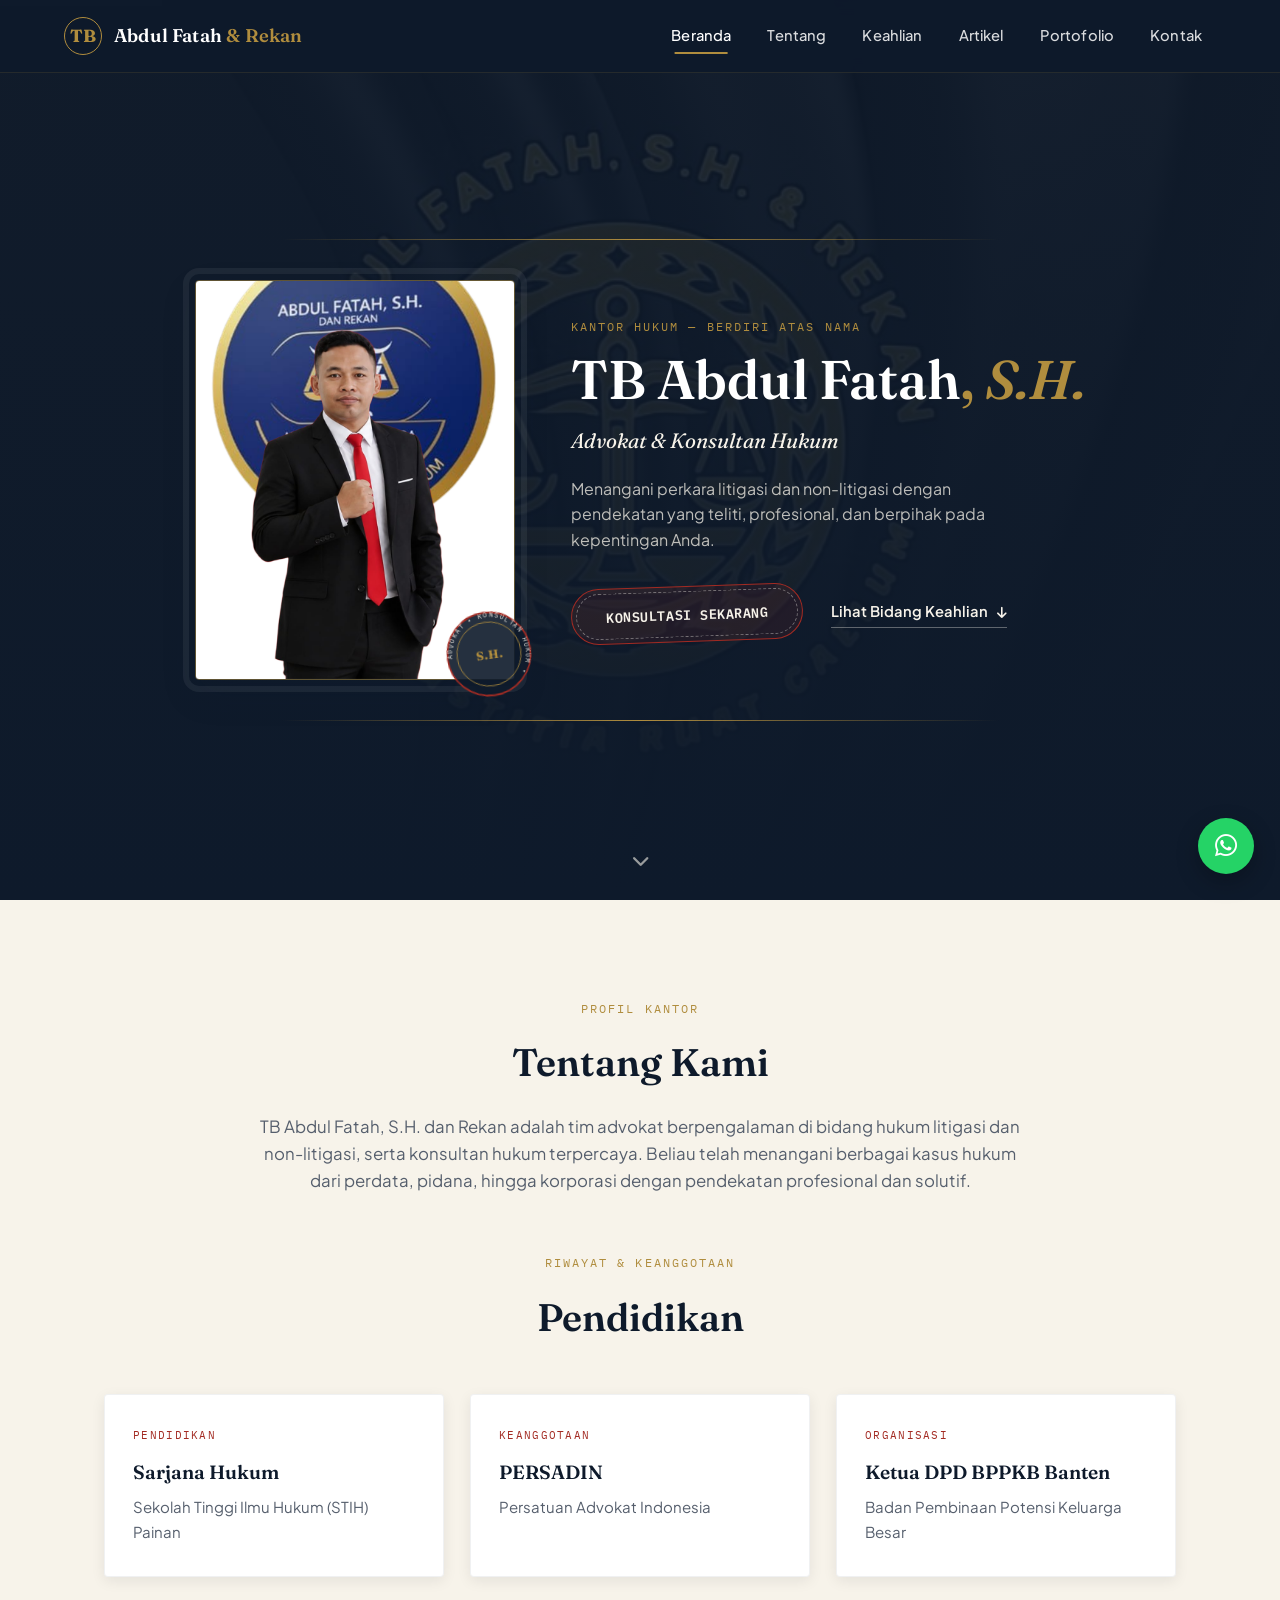
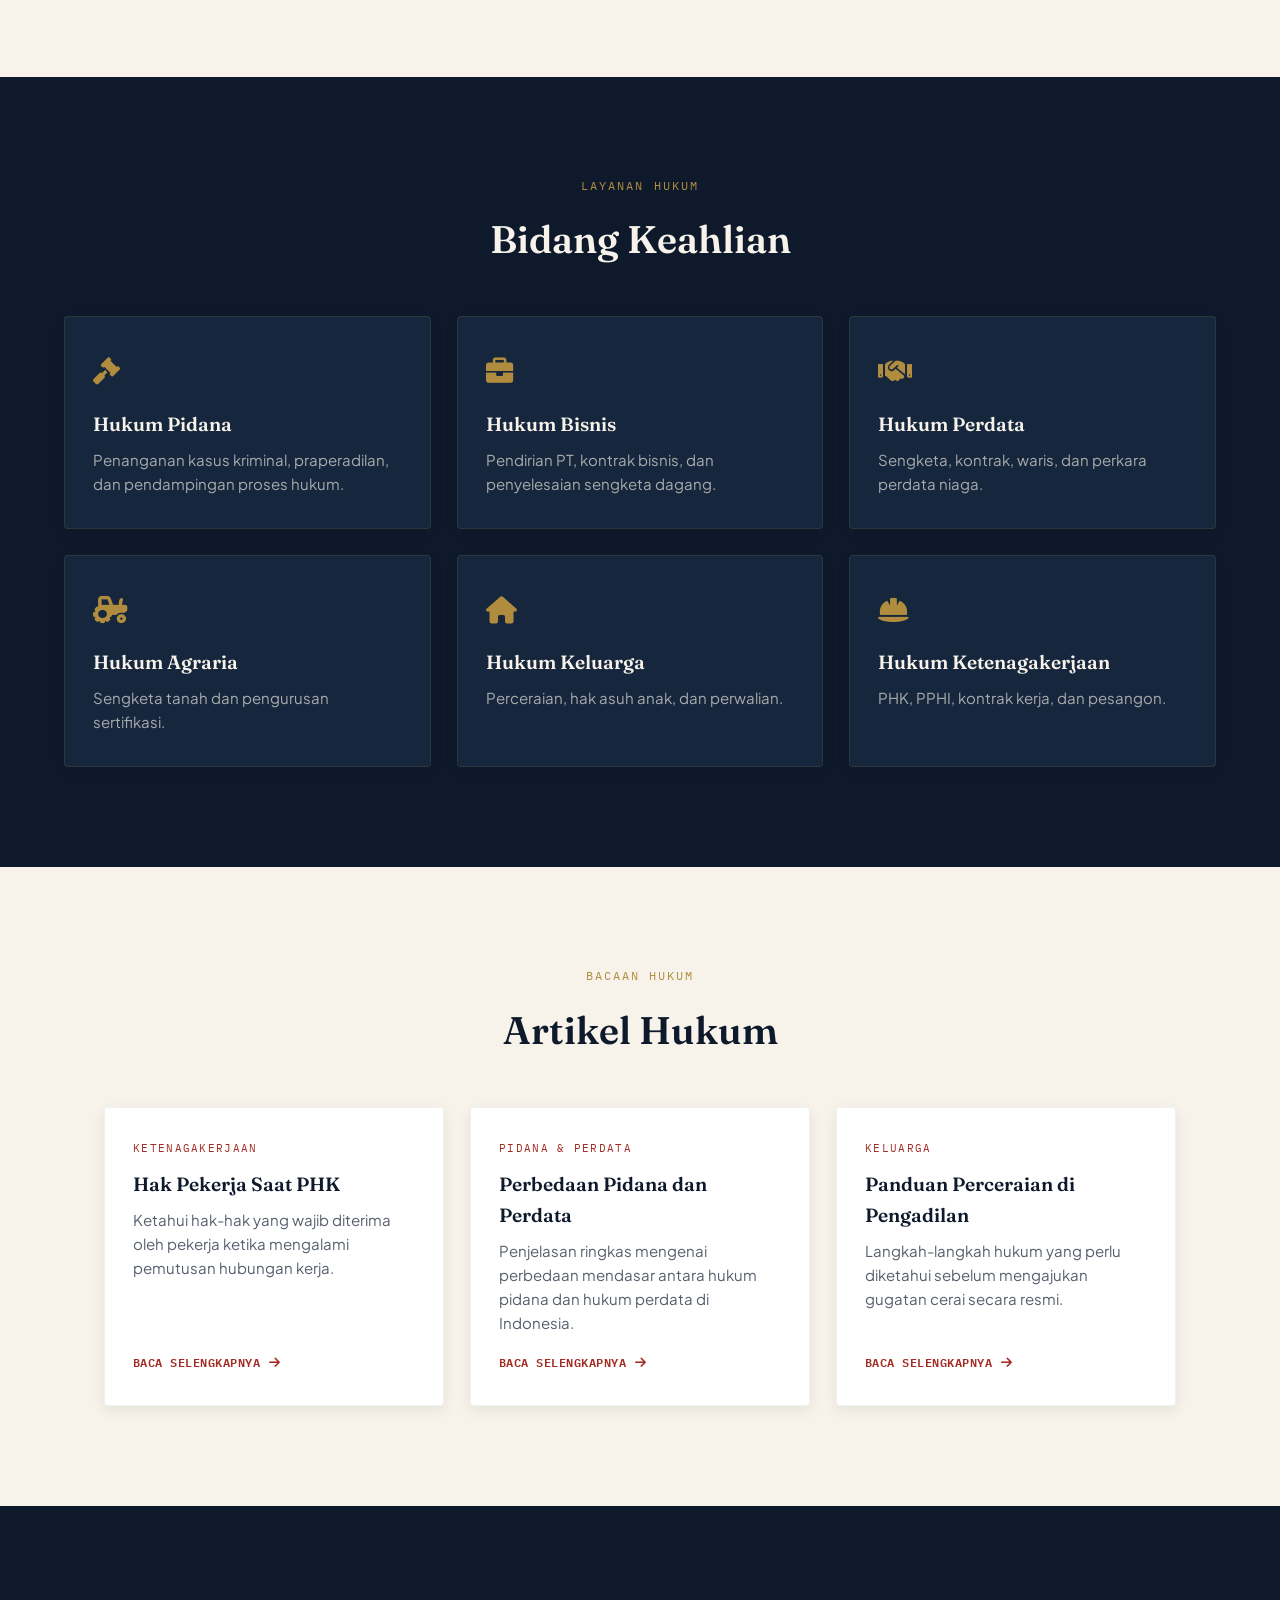
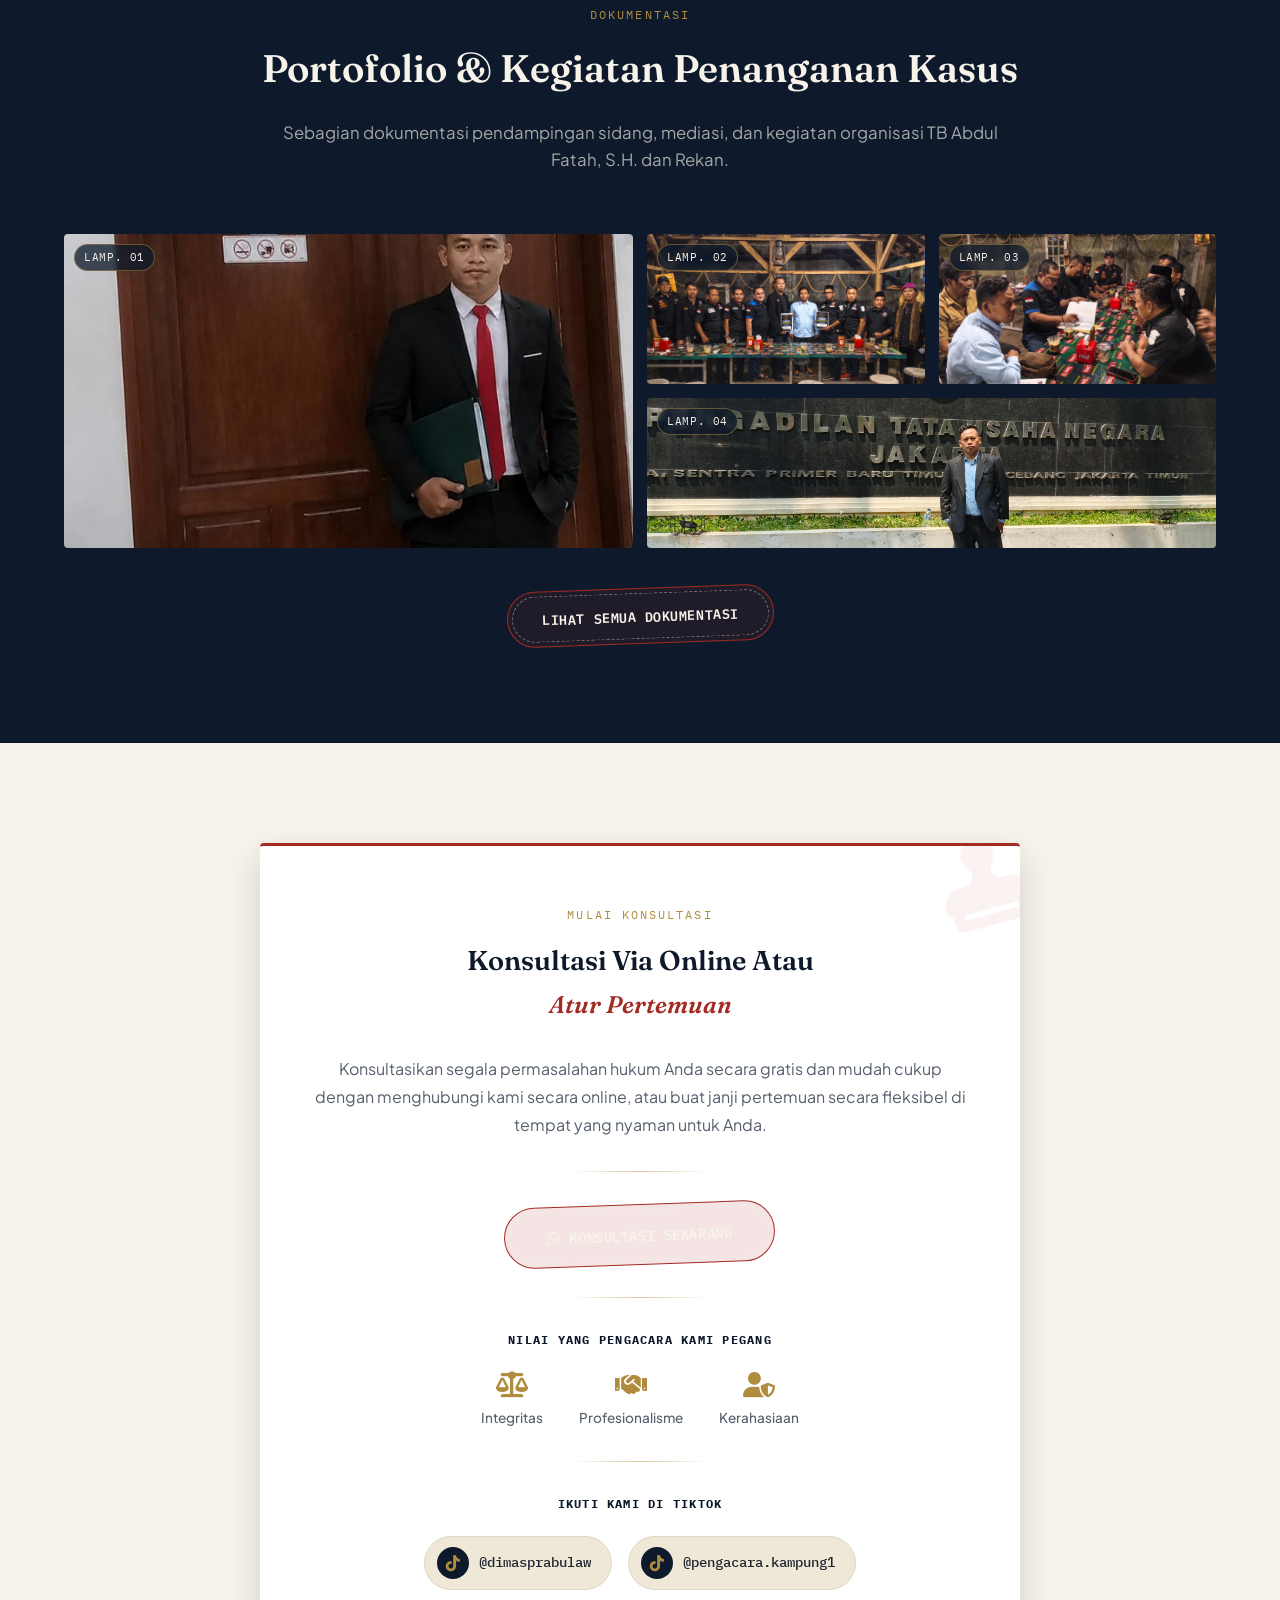
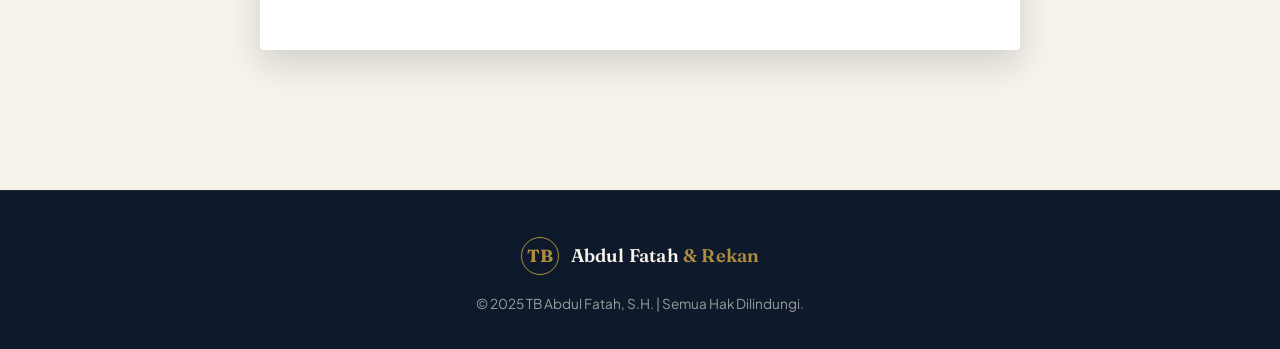
<file: index.html>
<!doctype html>
<html lang="id">
  <head>
    <meta charset="UTF-8" />
    <meta
      name="viewport"
      content="width=device-width, initial-scale=1.0, maximum-scale=1.0, user-scalable=no"
    />
    <title>TB Abdul Fatah, S.H. | Advokat & Konsultan Hukum</title>
    <meta
      name="description"
      content="TB Abdul Fatah, S.H. dan Rekan — Advokat dan konsultan hukum berpengalaman di bidang pidana, perdata, bisnis, agraria, keluarga, dan ketenagakerjaan."
    />

    <link rel="preconnect" href="https://fonts.googleapis.com" />
    <link rel="preconnect" href="https://fonts.gstatic.com" crossorigin />
    <link
      href="https://fonts.googleapis.com/css2?family=Fraunces:opsz,wght@9..144,500;9..144,600;9..144,700;9..144,900&family=Plus+Jakarta+Sans:wght@400;500;600;700&family=IBM+Plex+Mono:wght@400;500;600&display=swap"
      rel="stylesheet"
    />
    <link href="https://unpkg.com/aos@2.3.1/dist/aos.css" rel="stylesheet" />
    <link
      rel="stylesheet"
      href="https://cdnjs.cloudflare.com/ajax/libs/font-awesome/6.0.0-beta3/css/all.min.css"
    />
    <link rel="stylesheet" href="css/style.css" />
  </head>
  <body>
    <a href="#main-content" class="skip-link">Lewati ke Konten</a>

    <!-- Progress rail -->
    <div class="scroll-rail" aria-hidden="true">
      <div class="scroll-rail-fill" id="scrollFill"></div>
    </div>

    <nav id="mainNav">
      <a href="#home" class="logo">
        <span class="logo-mark">TB</span>
        <span class="logo-text">Abdul Fatah <em>&amp; Rekan</em></span>
      </a>
      <div
        class="menu-toggle"
        id="mobile-menu"
        aria-label="Buka menu"
        role="button"
        tabindex="0"
      >
        <span></span><span></span><span></span>
      </div>
      <ul id="nav-menu">
        <li><a href="#home" data-nav="home">Beranda</a></li>
        <li><a href="#about" data-nav="about">Tentang</a></li>
        <li><a href="#services" data-nav="services">Keahlian</a></li>
        <li><a href="#articles" data-nav="articles">Artikel</a></li>
        <li><a href="#portfolio" data-nav="portfolio">Portofolio</a></li>
        <li><a href="#contact" data-nav="contact">Kontak</a></li>
      </ul>
    </nav>

    <header id="home">
      <div class="letterhead-rule top" data-aos="rule-draw"></div>
      <div class="hero-flex">
        <div class="profile-pic" data-aos="zoom-in">
          <img src="img/abdul fix.png" alt="Foto TB Abdul Fatah, S.H." />
          <div class="seal-badge" aria-hidden="true">
            <svg viewBox="0 0 120 120">
              <defs>
                <path
                  id="sealCirclePath"
                  d="M 60,60 m -46,0 a 46,46 0 1,1 92,0 a 46,46 0 1,1 -92,0"
                />
              </defs>
              <circle class="seal-ring" cx="60" cy="60" r="52" />
              <circle class="seal-ring inner" cx="60" cy="60" r="40" />
              <text class="seal-text">
                <textPath href="#sealCirclePath" startOffset="0%">
                  ADVOKAT &#8226; KONSULTAN HUKUM &#8226;
                </textPath>
              </text>
              <text x="60" y="66" class="seal-center" text-anchor="middle">
                S.H.
              </text>
            </svg>
          </div>
        </div>
        <div class="hero-text">
          <p class="eyebrow" data-aos="fade-up">
            Kantor Hukum &mdash; Berdiri Atas Nama
          </p>
          <h1 data-aos="fade-up" data-aos-delay="100">
            TB Abdul Fatah<span class="title-comma">,</span>
            <span class="degree">S.H.</span>
          </h1>
          <p class="hero-role" data-aos="fade-up" data-aos-delay="200">
            Advokat &amp; Konsultan Hukum
          </p>
          <p class="hero-desc" data-aos="fade-up" data-aos-delay="300">
            Menangani perkara litigasi dan non-litigasi dengan pendekatan yang
            teliti, profesional, dan berpihak pada kepentingan Anda.
          </p>
          <div class="hero-actions" data-aos="fade-up" data-aos-delay="400">
            <a href="https://wa.me/6281316411240" class="stamp-cta">
              <span class="stamp-cta-ring"></span>
              <span class="stamp-cta-label">Konsultasi Sekarang</span>
            </a>
            <a href="#services" class="ghost-link"
              >Lihat Bidang Keahlian <i class="fas fa-arrow-down"></i
            ></a>
          </div>
        </div>
      </div>
      <div class="letterhead-rule bottom" data-aos="rule-draw"></div>
      <button class="scroll-cue" id="scrollCue" aria-label="Gulir ke bawah">
        <i class="fas fa-chevron-down"></i>
      </button>
    </header>

    <main id="main-content">
      <section id="about">
        <p class="eyebrow center" data-aos="fade-up">Profil Kantor</p>
        <h2 data-aos="fade-up">Tentang Kami</h2>
        <p class="lead" data-aos="fade-up" data-aos-delay="100">
          TB Abdul Fatah, S.H. dan Rekan adalah tim advokat berpengalaman di
          bidang hukum litigasi dan non-litigasi, serta konsultan hukum
          terpercaya. Beliau telah menangani berbagai kasus hukum dari perdata,
          pidana, hingga korporasi dengan pendekatan profesional dan solutif.
        </p>

        <p class="eyebrow center" data-aos="fade-up">
          Riwayat &amp; Keanggotaan
        </p>
        <h2 data-aos="fade-up">Pendidikan</h2>
        <div class="cards">
          <div class="card" data-aos="fade-up">
            <div class="card-tag">Pendidikan</div>
            <h3>Sarjana Hukum</h3>
            <p>Sekolah Tinggi Ilmu Hukum (STIH) Painan</p>
          </div>
          <div class="card" data-aos="fade-up" data-aos-delay="100">
            <div class="card-tag">Keanggotaan</div>
            <h3>PERSADIN</h3>
            <p>Persatuan Advokat Indonesia</p>
          </div>
          <div class="card" data-aos="fade-up" data-aos-delay="200">
            <div class="card-tag">Organisasi</div>
            <h3>Ketua DPD BPPKB Banten</h3>
            <p>Badan Pembinaan Potensi Keluarga Besar</p>
          </div>
        </div>
      </section>

      <section id="services" class="section-dark">
        <p class="eyebrow center light" data-aos="fade-up">Layanan Hukum</p>
        <h2 class="light" data-aos="fade-up">Bidang Keahlian</h2>
        <div class="cards services-grid">
          <div class="card dark-card" data-aos="fade-up">
            <div class="card-icon"><i class="fas fa-gavel"></i></div>
            <h3>Hukum Pidana</h3>
            <p>
              Penanganan kasus kriminal, praperadilan, dan pendampingan proses
              hukum.
            </p>
          </div>
          <div class="card dark-card" data-aos="fade-up" data-aos-delay="80">
            <div class="card-icon"><i class="fas fa-briefcase"></i></div>
            <h3>Hukum Bisnis</h3>
            <p>
              Pendirian PT, kontrak bisnis, dan penyelesaian sengketa dagang.
            </p>
          </div>
          <div class="card dark-card" data-aos="fade-up" data-aos-delay="160">
            <div class="card-icon"><i class="fas fa-handshake"></i></div>
            <h3>Hukum Perdata</h3>
            <p>Sengketa, kontrak, waris, dan perkara perdata niaga.</p>
          </div>
          <div class="card dark-card" data-aos="fade-up">
            <div class="card-icon"><i class="fas fa-tractor"></i></div>
            <h3>Hukum Agraria</h3>
            <p>Sengketa tanah dan pengurusan sertifikasi.</p>
          </div>
          <div class="card dark-card" data-aos="fade-up" data-aos-delay="80">
            <div class="card-icon"><i class="fas fa-home"></i></div>
            <h3>Hukum Keluarga</h3>
            <p>Perceraian, hak asuh anak, dan perwalian.</p>
          </div>
          <div class="card dark-card" data-aos="fade-up" data-aos-delay="160">
            <div class="card-icon"><i class="fas fa-hard-hat"></i></div>
            <h3>Hukum Ketenagakerjaan</h3>
            <p>PHK, PPHI, kontrak kerja, dan pesangon.</p>
          </div>
        </div>
      </section>

      <section id="articles">
        <p class="eyebrow center" data-aos="fade-up">Bacaan Hukum</p>
        <h2 data-aos="fade-up">Artikel Hukum</h2>
        <div class="cards">
          <a
            href="artikel-phk.html"
            class="card article-card"
            data-aos="fade-up"
          >
            <div class="card-tag">Ketenagakerjaan</div>
            <h3>Hak Pekerja Saat PHK</h3>
            <p>
              Ketahui hak-hak yang wajib diterima oleh pekerja ketika mengalami
              pemutusan hubungan kerja.
            </p>
            <span class="read-more"
              >Baca Selengkapnya <i class="fas fa-arrow-right"></i
            ></span>
          </a>
          <a
            href="artikel-pidana.html"
            class="card article-card"
            data-aos="fade-up"
            data-aos-delay="100"
          >
            <div class="card-tag">Pidana &amp; Perdata</div>
            <h3>Perbedaan Pidana dan Perdata</h3>
            <p>
              Penjelasan ringkas mengenai perbedaan mendasar antara hukum pidana
              dan hukum perdata di Indonesia.
            </p>
            <span class="read-more"
              >Baca Selengkapnya <i class="fas fa-arrow-right"></i
            ></span>
          </a>
          <a
            href="artikel-perceraian.html"
            class="card article-card"
            data-aos="fade-up"
            data-aos-delay="200"
          >
            <div class="card-tag">Keluarga</div>
            <h3>Panduan Perceraian di Pengadilan</h3>
            <p>
              Langkah-langkah hukum yang perlu diketahui sebelum mengajukan
              gugatan cerai secara resmi.
            </p>
            <span class="read-more"
              >Baca Selengkapnya <i class="fas fa-arrow-right"></i
            ></span>
          </a>
        </div>
      </section>

      <section id="portfolio" class="section-dark">
        <p class="eyebrow center light" data-aos="fade-up">Dokumentasi</p>
        <h2 class="light" data-aos="fade-up">
          Portofolio &amp; Kegiatan Penanganan Kasus
        </h2>
        <p
          class="lead"
          style="color: rgba(247, 243, 234, 0.65)"
          data-aos="fade-up"
          data-aos-delay="100"
        >
          Sebagian dokumentasi pendampingan sidang, mediasi, dan kegiatan
          organisasi TB Abdul Fatah, S.H. dan Rekan.
        </p>

        <div
          class="portfolio-preview-grid"
          data-aos="fade-up"
          data-aos-delay="150"
        >
          <div class="gallery-item">
            <span class="exhibit-tag">Lamp. 01</span>
            <img
              src="img/portofolio/kegiatan0.jpeg"
              alt="Pendampingan sidang di Pengadilan Negeri"
              loading="lazy"
              onerror="this.parentElement.classList.add('img-missing')"
            />
            <div class="gallery-caption">
              Pendampingan sidang pemeriksaan saksi
            </div>
          </div>
          <div class="gallery-item">
            <span class="exhibit-tag">Lamp. 02</span>
            <img
              src="img/portofolio/kegiatan1.jpeg"
              alt="Sesi mediasi klien"
              loading="lazy"
              onerror="this.parentElement.classList.add('img-missing')"
            />
            <div class="gallery-caption">Mediasi penyelesaian sengketa</div>
          </div>
          <div class="gallery-item">
            <span class="exhibit-tag">Lamp. 03</span>
            <img
              src="img/portofolio/kegiatan2.jpeg"
              alt="Konsultasi hukum bersama klien"
              loading="lazy"
              onerror="this.parentElement.classList.add('img-missing')"
            />
            <div class="gallery-caption">Konsultasi hukum bersama klien</div>
          </div>
          <div class="gallery-item">
            <span class="exhibit-tag">Lamp. 04</span>
            <img
              src="img/portofolio/kegiatan6.jpeg"
              alt="Kegiatan organisasi BPPKB Banten"
              loading="lazy"
              onerror="this.parentElement.classList.add('img-missing')"
            />
            <div class="gallery-caption">Kegiatan DPD BPPKB Banten</div>
          </div>
        </div>

        <div class="portfolio-preview-foot" data-aos="fade-up">
          <a href="portofolio.html" class="stamp-cta">
            <span class="stamp-cta-ring"></span>
            <span class="stamp-cta-label">Lihat Semua Dokumentasi</span>
          </a>
        </div>
      </section>

      <section id="contact">
        <div class="cta-container" data-aos="fade-up">
          <div class="cta-corner-stamp" aria-hidden="true">
            <i class="fas fa-stamp"></i>
          </div>
          <p class="eyebrow center">Mulai Konsultasi</p>
          <h2>Konsultasi Via Online Atau</h2>
          <h3>Atur Pertemuan</h3>
          <div class="cta-content">
            <p>
              Konsultasikan segala permasalahan hukum Anda secara gratis dan
              mudah cukup dengan menghubungi kami secara online, atau buat janji
              pertemuan secara fleksibel di tempat yang nyaman untuk Anda.
            </p>
            <div class="cta-divider"></div>
            <a href="https://wa.me/6281316411240" class="stamp-cta large">
              <span class="stamp-cta-ring"></span>
              <span class="stamp-cta-label"
                ><i class="fab fa-whatsapp"></i> Konsultasi Sekarang</span
              >
            </a>
            <div class="cta-divider"></div>
            <div class="values">
              <h4>Nilai Yang Pengacara Kami Pegang</h4>
              <div class="value-items">
                <div class="value-item">
                  <i class="fas fa-balance-scale"></i><span>Integritas</span>
                </div>
                <div class="value-item">
                  <i class="fas fa-handshake"></i><span>Profesionalisme</span>
                </div>
                <div class="value-item">
                  <i class="fas fa-user-shield"></i><span>Kerahasiaan</span>
                </div>
              </div>
            </div>
            <div class="cta-divider"></div>
            <div class="social-follow">
              <h4>Ikuti Kami di TikTok</h4>
              <div class="social-items">
                <a
                  href="https://www.tiktok.com/@dimasprabulaw"
                  target="_blank"
                  rel="noopener noreferrer"
                  class="social-item"
                >
                  <span class="social-icon"><i class="fab fa-tiktok"></i></span>
                  <span class="social-handle">@dimasprabulaw</span>
                </a>
                <a
                  href="https://www.tiktok.com/@pengacara.kampung1"
                  target="_blank"
                  rel="noopener noreferrer"
                  class="social-item"
                >
                  <span class="social-icon"><i class="fab fa-tiktok"></i></span>
                  <span class="social-handle">@pengacara.kampung1</span>
                </a>
              </div>
            </div>
          </div>
        </div>
      </section>
    </main>

    <footer>
      <div class="footer-inner">
        <div class="logo footer-logo">
          <span class="logo-mark">TB</span>
          <span class="logo-text">Abdul Fatah <em>&amp; Rekan</em></span>
        </div>
        <p>&copy; 2025 TB Abdul Fatah, S.H. | Semua Hak Dilindungi.</p>
      </div>
    </footer>

    <a
      href="https://wa.me/6281316411240"
      class="float-wa"
      aria-label="Hubungi via WhatsApp"
    >
      <i class="fab fa-whatsapp"></i>
    </a>
    <button class="back-to-top" id="backToTop" aria-label="Kembali ke atas">
      <i class="fas fa-chevron-up"></i>
    </button>

    <!-- Scripts -->
    <script src="https://unpkg.com/aos@2.3.1/dist/aos.js"></script>
    <script src="script/script.js"></script>
  </body>
</html>
</file>
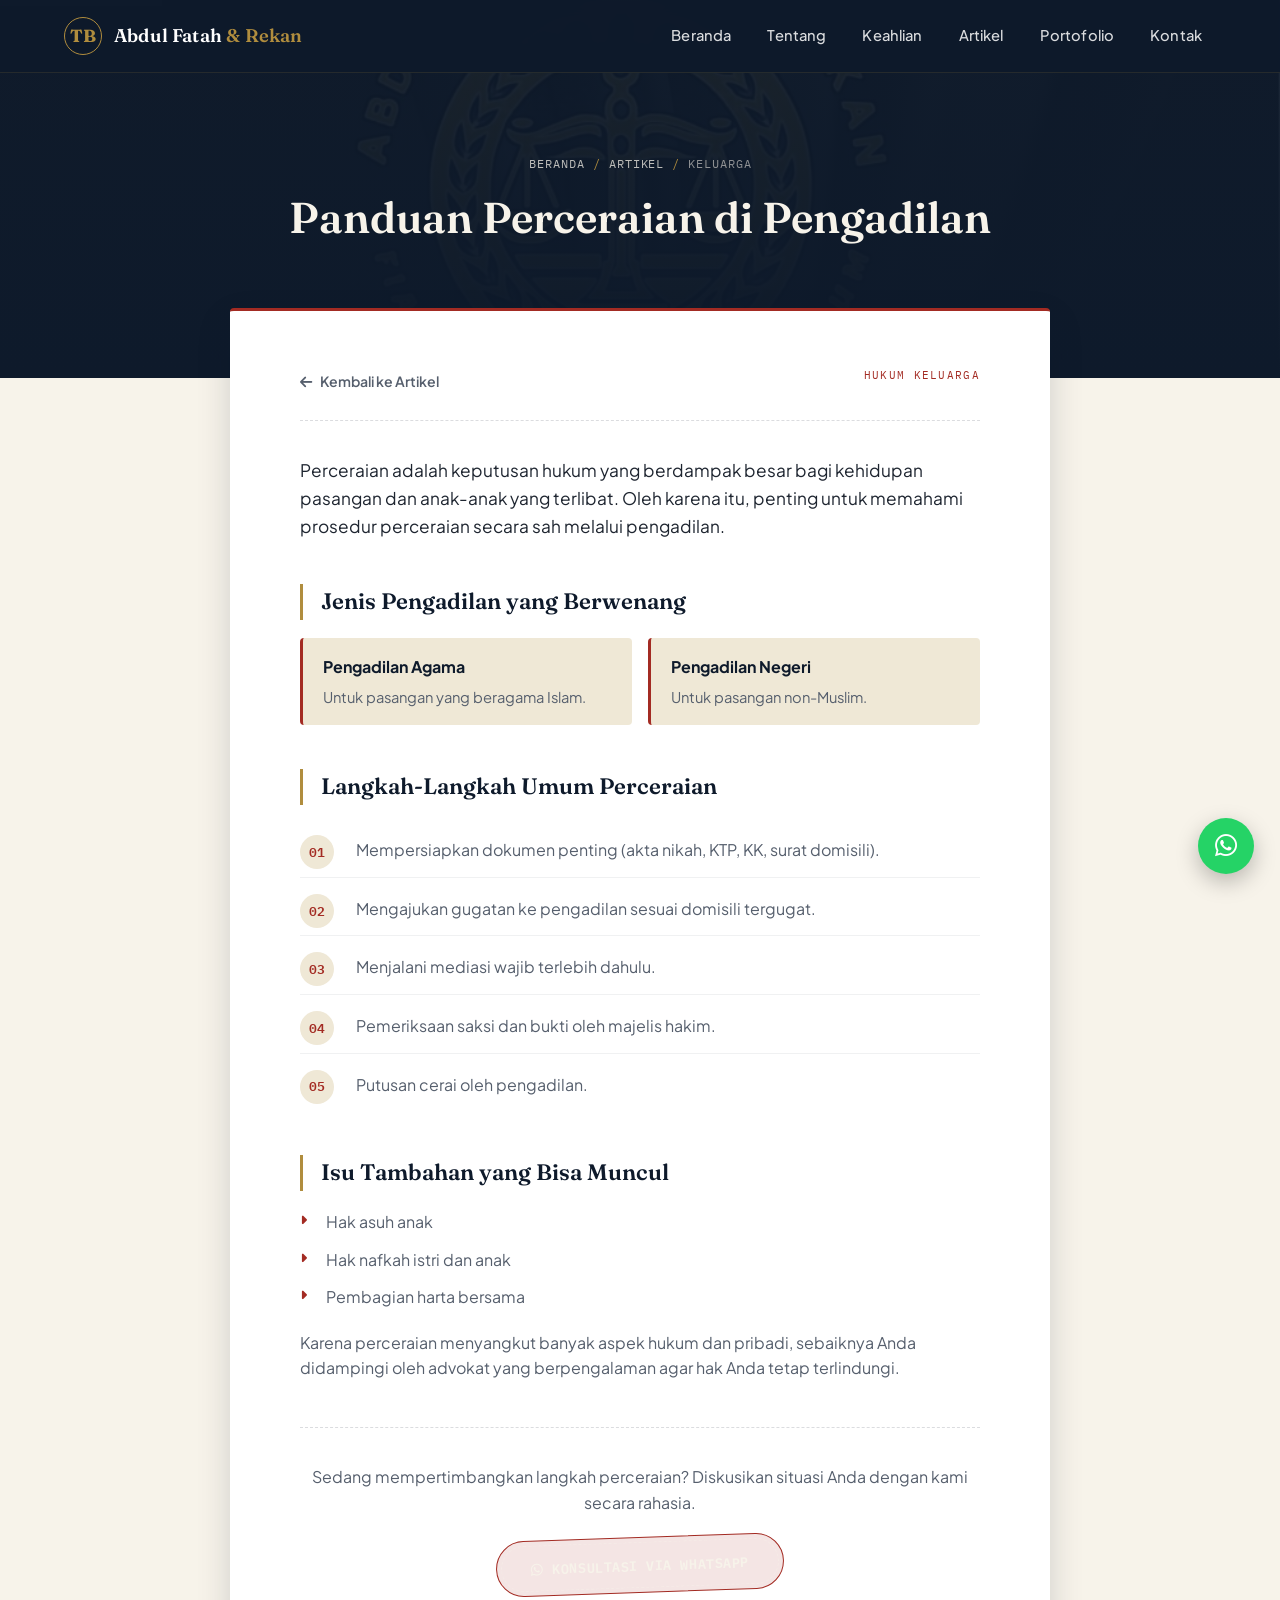
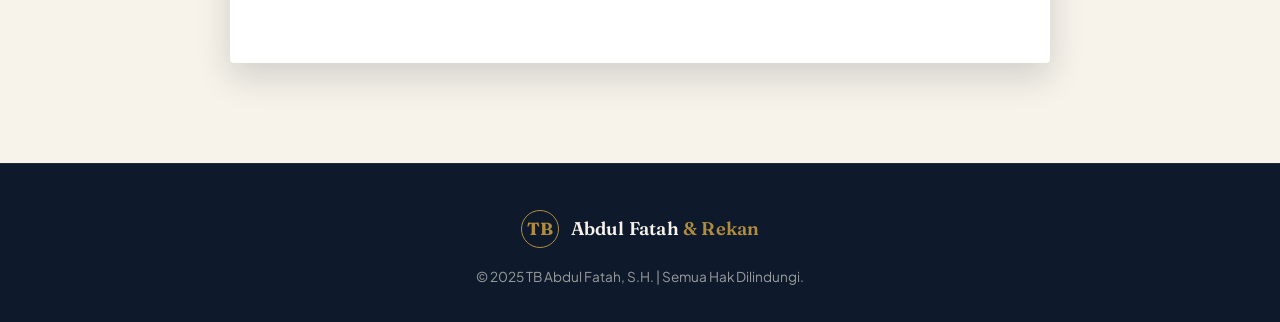
<file: artikel-perceraian.html>
<!doctype html>
<html lang="id">
  <head>
    <meta charset="UTF-8" />
    <meta name="viewport" content="width=device-width, initial-scale=1.0" />
    <title>Panduan Perceraian di Pengadilan | TB Abdul Fatah, S.H.</title>
    <meta
      name="description"
      content="Langkah-langkah hukum yang perlu diketahui sebelum mengajukan gugatan cerai secara resmi di pengadilan."
    />

    <link rel="preconnect" href="https://fonts.googleapis.com" />
    <link rel="preconnect" href="https://fonts.gstatic.com" crossorigin />
    <link
      href="https://fonts.googleapis.com/css2?family=Fraunces:opsz,wght@9..144,500;9..144,600;9..144,700;9..144,900&family=Plus+Jakarta+Sans:wght@400;500;600;700&family=IBM+Plex+Mono:wght@400;500;600&display=swap"
      rel="stylesheet"
    />
    <link href="https://unpkg.com/aos@2.3.1/dist/aos.css" rel="stylesheet" />
    <link
      rel="stylesheet"
      href="https://cdnjs.cloudflare.com/ajax/libs/font-awesome/6.0.0-beta3/css/all.min.css"
    />
    <link rel="stylesheet" href="css/style.css" />
  </head>
  <body>
    <a href="#main-content" class="skip-link">Lewati ke Konten</a>
    <div class="scroll-rail" aria-hidden="true">
      <div class="scroll-rail-fill" id="scrollFill"></div>
    </div>

    <nav id="mainNav">
      <a href="index.html" class="logo">
        <span class="logo-mark">TB</span>
        <span class="logo-text">Abdul Fatah <em>&amp; Rekan</em></span>
      </a>
      <div
        class="menu-toggle"
        id="mobile-menu"
        aria-label="Buka menu"
        role="button"
        tabindex="0"
      >
        <span></span><span></span><span></span>
      </div>
      <ul id="nav-menu">
        <li><a href="index.html#home">Beranda</a></li>
        <li><a href="index.html#about">Tentang</a></li>
        <li><a href="index.html#services">Keahlian</a></li>
        <li><a href="index.html#articles">Artikel</a></li>
        <li><a href="index.html#portfolio">Portofolio</a></li>
        <li><a href="index.html#contact">Kontak</a></li>
      </ul>
    </nav>

    <header class="article-hero">
      <p class="breadcrumb" data-aos="fade-up">
        <a href="index.html">Beranda</a><span class="sep">/</span
        ><a href="index.html#articles">Artikel</a
        ><span class="sep">/</span>Keluarga
      </p>
      <h1 data-aos="fade-up" data-aos-delay="100">
        Panduan Perceraian di Pengadilan
      </h1>
    </header>

    <main id="main-content">
      <article class="article-shell" data-aos="fade-up">
        <div class="article-meta">
          <a href="index.html#articles" class="back-link"
            ><i class="fas fa-arrow-left"></i> Kembali ke Artikel</a
          >
          <span class="card-tag">Hukum Keluarga</span>
        </div>

        <div class="article-content">
          <p class="lead-in">
            Perceraian adalah keputusan hukum yang berdampak besar bagi
            kehidupan pasangan dan anak-anak yang terlibat. Oleh karena itu,
            penting untuk memahami prosedur perceraian secara sah melalui
            pengadilan.
          </p>

          <h2>Jenis Pengadilan yang Berwenang</h2>
          <div class="court-types">
            <div class="court-type">
              <strong>Pengadilan Agama</strong>
              <span>Untuk pasangan yang beragama Islam.</span>
            </div>
            <div class="court-type">
              <strong>Pengadilan Negeri</strong>
              <span>Untuk pasangan non-Muslim.</span>
            </div>
          </div>

          <h2>Langkah-Langkah Umum Perceraian</h2>
          <ol class="step-list">
            <li>
              Mempersiapkan dokumen penting (akta nikah, KTP, KK, surat
              domisili).
            </li>
            <li>Mengajukan gugatan ke pengadilan sesuai domisili tergugat.</li>
            <li>Menjalani mediasi wajib terlebih dahulu.</li>
            <li>Pemeriksaan saksi dan bukti oleh majelis hakim.</li>
            <li>Putusan cerai oleh pengadilan.</li>
          </ol>

          <h2>Isu Tambahan yang Bisa Muncul</h2>
          <ul>
            <li>Hak asuh anak</li>
            <li>Hak nafkah istri dan anak</li>
            <li>Pembagian harta bersama</li>
          </ul>

          <p>
            Karena perceraian menyangkut banyak aspek hukum dan pribadi,
            sebaiknya Anda didampingi oleh advokat yang berpengalaman agar hak
            Anda tetap terlindungi.
          </p>

          <div class="article-cta">
            <p>
              Sedang mempertimbangkan langkah perceraian? Diskusikan situasi
              Anda dengan kami secara rahasia.
            </p>
            <a href="https://wa.me/6281316411240" class="stamp-cta">
              <span class="stamp-cta-ring"></span>
              <span class="stamp-cta-label"
                ><i class="fab fa-whatsapp"></i> Konsultasi via WhatsApp</span
              >
            </a>
          </div>
        </div>
      </article>
    </main>

    <footer>
      <div class="footer-inner">
        <div class="logo footer-logo">
          <span class="logo-mark">TB</span>
          <span class="logo-text">Abdul Fatah <em>&amp; Rekan</em></span>
        </div>
        <p>&copy; 2025 TB Abdul Fatah, S.H. | Semua Hak Dilindungi.</p>
      </div>
    </footer>

    <a
      href="https://wa.me/6281316411240"
      class="float-wa"
      aria-label="Hubungi via WhatsApp"
    >
      <i class="fab fa-whatsapp"></i>
    </a>
    <button class="back-to-top" id="backToTop" aria-label="Kembali ke atas">
      <i class="fas fa-chevron-up"></i>
    </button>

    <script src="https://unpkg.com/aos@2.3.1/dist/aos.js"></script>
    <script src="script/script.js"></script>
  </body>
</html>
</file>
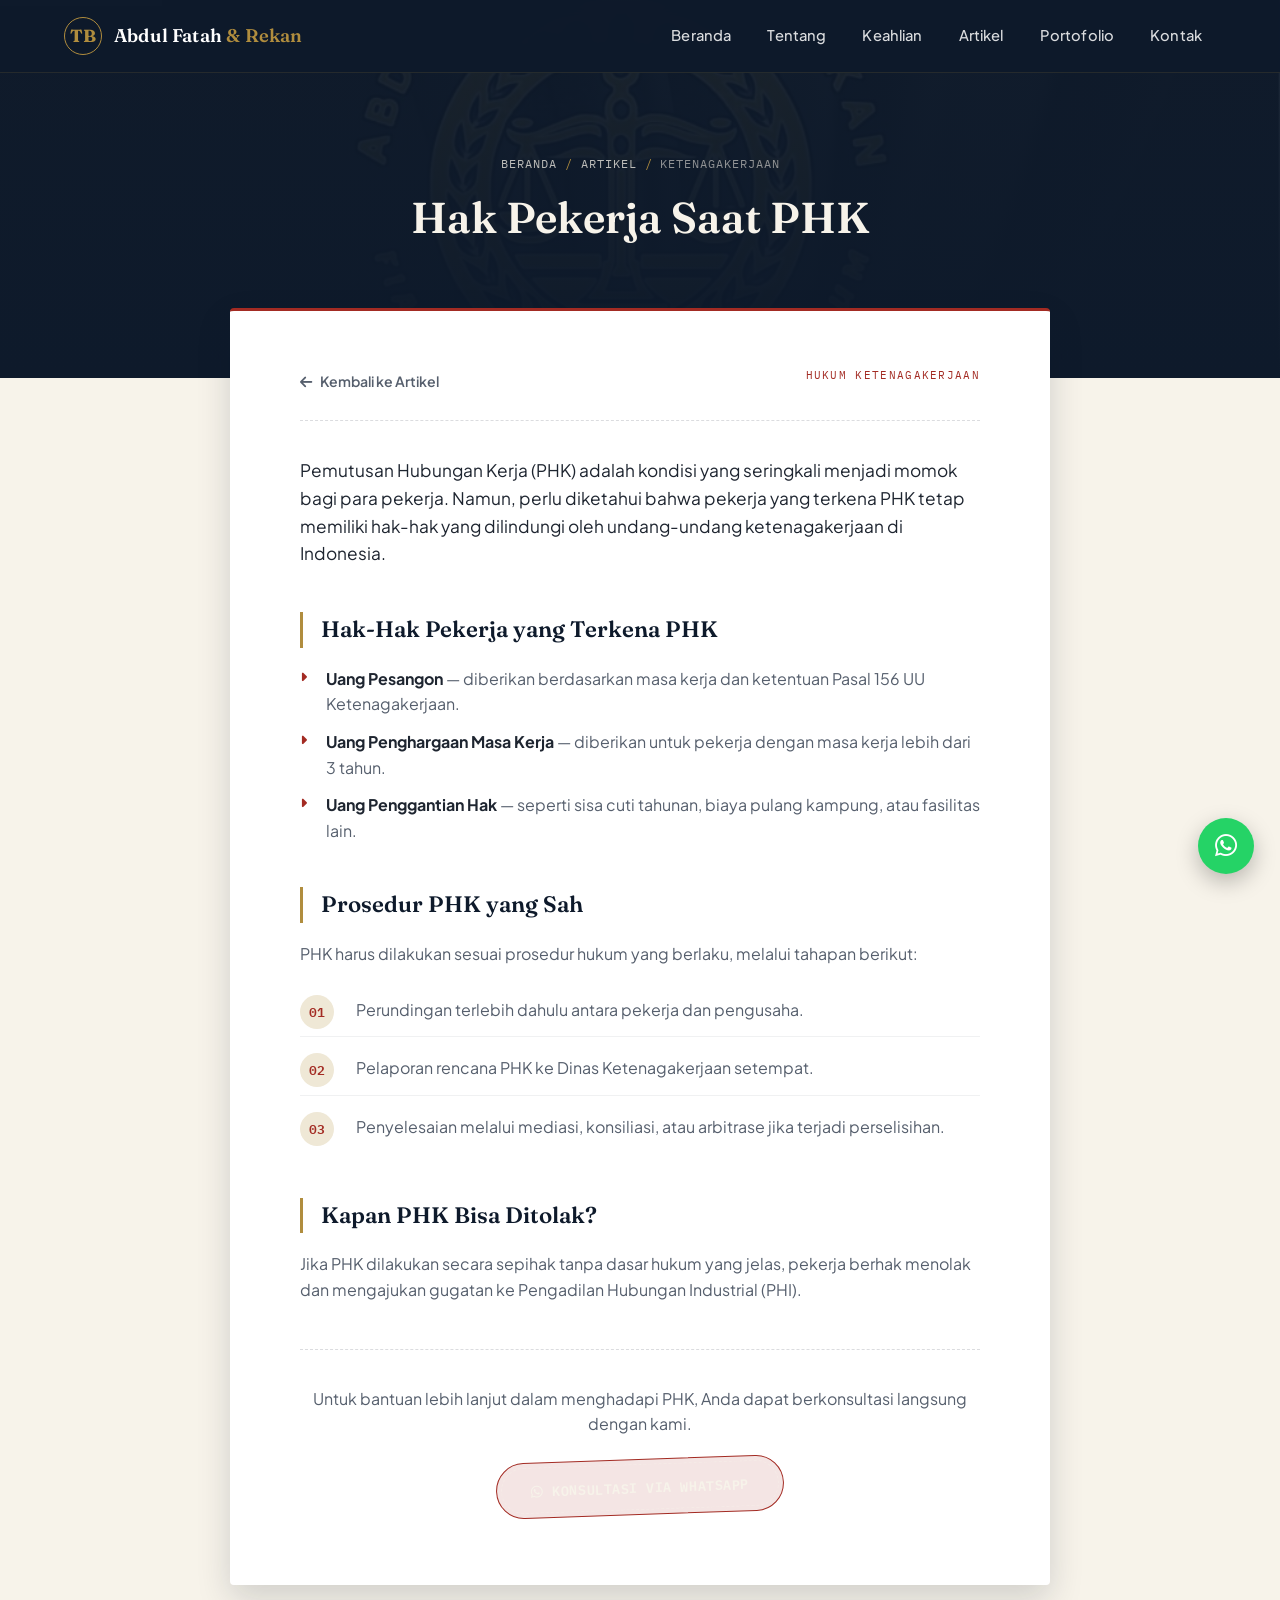
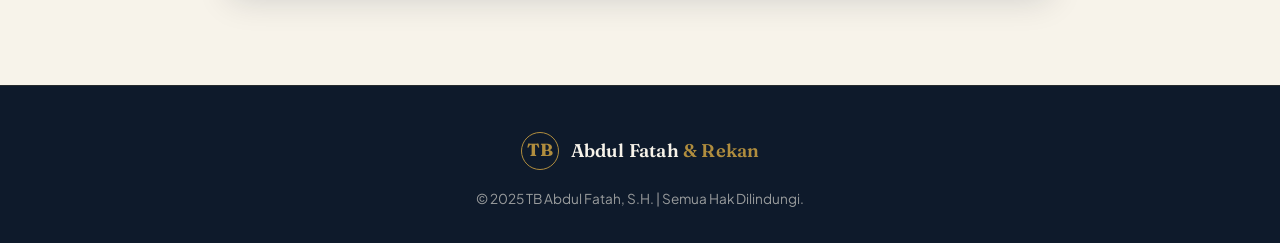
<file: artikel-phk.html>
<!doctype html>
<html lang="id">
  <head>
    <meta charset="UTF-8" />
    <meta name="viewport" content="width=device-width, initial-scale=1.0" />
    <title>Hak Pekerja Saat PHK | TB Abdul Fatah, S.H.</title>
    <meta
      name="description"
      content="Ketahui hak-hak yang wajib diterima pekerja saat mengalami pemutusan hubungan kerja (PHK) sesuai UU Ketenagakerjaan."
    />

    <link rel="preconnect" href="https://fonts.googleapis.com" />
    <link rel="preconnect" href="https://fonts.gstatic.com" crossorigin />
    <link
      href="https://fonts.googleapis.com/css2?family=Fraunces:opsz,wght@9..144,500;9..144,600;9..144,700;9..144,900&family=Plus+Jakarta+Sans:wght@400;500;600;700&family=IBM+Plex+Mono:wght@400;500;600&display=swap"
      rel="stylesheet"
    />
    <link href="https://unpkg.com/aos@2.3.1/dist/aos.css" rel="stylesheet" />
    <link
      rel="stylesheet"
      href="https://cdnjs.cloudflare.com/ajax/libs/font-awesome/6.0.0-beta3/css/all.min.css"
    />
    <link rel="stylesheet" href="css/style.css" />
  </head>
  <body>
    <a href="#main-content" class="skip-link">Lewati ke Konten</a>
    <div class="scroll-rail" aria-hidden="true">
      <div class="scroll-rail-fill" id="scrollFill"></div>
    </div>

    <nav id="mainNav">
      <a href="index.html" class="logo">
        <span class="logo-mark">TB</span>
        <span class="logo-text">Abdul Fatah <em>&amp; Rekan</em></span>
      </a>
      <div
        class="menu-toggle"
        id="mobile-menu"
        aria-label="Buka menu"
        role="button"
        tabindex="0"
      >
        <span></span><span></span><span></span>
      </div>
      <ul id="nav-menu">
        <li><a href="index.html#home">Beranda</a></li>
        <li><a href="index.html#about">Tentang</a></li>
        <li><a href="index.html#services">Keahlian</a></li>
        <li><a href="index.html#articles">Artikel</a></li>
        <li><a href="index.html#portfolio">Portofolio</a></li>
        <li><a href="index.html#contact">Kontak</a></li>
      </ul>
    </nav>

    <header class="article-hero">
      <p class="breadcrumb" data-aos="fade-up">
        <a href="index.html">Beranda</a><span class="sep">/</span
        ><a href="index.html#articles">Artikel</a
        ><span class="sep">/</span>Ketenagakerjaan
      </p>
      <h1 data-aos="fade-up" data-aos-delay="100">Hak Pekerja Saat PHK</h1>
    </header>

    <main id="main-content">
      <article class="article-shell" data-aos="fade-up">
        <div class="article-meta">
          <a href="index.html#articles" class="back-link"
            ><i class="fas fa-arrow-left"></i> Kembali ke Artikel</a
          >
          <span class="card-tag">Hukum Ketenagakerjaan</span>
        </div>

        <div class="article-content">
          <p class="lead-in">
            Pemutusan Hubungan Kerja (PHK) adalah kondisi yang seringkali
            menjadi momok bagi para pekerja. Namun, perlu diketahui bahwa
            pekerja yang terkena PHK tetap memiliki hak-hak yang dilindungi oleh
            undang-undang ketenagakerjaan di Indonesia.
          </p>

          <h2>Hak-Hak Pekerja yang Terkena PHK</h2>
          <ul>
            <li>
              <strong>Uang Pesangon</strong> &mdash; diberikan berdasarkan masa
              kerja dan ketentuan Pasal 156 UU Ketenagakerjaan.
            </li>
            <li>
              <strong>Uang Penghargaan Masa Kerja</strong> &mdash; diberikan
              untuk pekerja dengan masa kerja lebih dari 3 tahun.
            </li>
            <li>
              <strong>Uang Penggantian Hak</strong> &mdash; seperti sisa cuti
              tahunan, biaya pulang kampung, atau fasilitas lain.
            </li>
          </ul>

          <h2>Prosedur PHK yang Sah</h2>
          <p>
            PHK harus dilakukan sesuai prosedur hukum yang berlaku, melalui
            tahapan berikut:
          </p>
          <ol class="step-list">
            <li>Perundingan terlebih dahulu antara pekerja dan pengusaha.</li>
            <li>Pelaporan rencana PHK ke Dinas Ketenagakerjaan setempat.</li>
            <li>
              Penyelesaian melalui mediasi, konsiliasi, atau arbitrase jika
              terjadi perselisihan.
            </li>
          </ol>

          <h2>Kapan PHK Bisa Ditolak?</h2>
          <p>
            Jika PHK dilakukan secara sepihak tanpa dasar hukum yang jelas,
            pekerja berhak menolak dan mengajukan gugatan ke Pengadilan Hubungan
            Industrial (PHI).
          </p>

          <div class="article-cta">
            <p>
              Untuk bantuan lebih lanjut dalam menghadapi PHK, Anda dapat
              berkonsultasi langsung dengan kami.
            </p>
            <a href="https://wa.me/6281316411240" class="stamp-cta">
              <span class="stamp-cta-ring"></span>
              <span class="stamp-cta-label"
                ><i class="fab fa-whatsapp"></i> Konsultasi via WhatsApp</span
              >
            </a>
          </div>
        </div>
      </article>
    </main>

    <footer>
      <div class="footer-inner">
        <div class="logo footer-logo">
          <span class="logo-mark">TB</span>
          <span class="logo-text">Abdul Fatah <em>&amp; Rekan</em></span>
        </div>
        <p>&copy; 2025 TB Abdul Fatah, S.H. | Semua Hak Dilindungi.</p>
      </div>
    </footer>

    <a
      href="https://wa.me/6281316411240"
      class="float-wa"
      aria-label="Hubungi via WhatsApp"
    >
      <i class="fab fa-whatsapp"></i>
    </a>
    <button class="back-to-top" id="backToTop" aria-label="Kembali ke atas">
      <i class="fas fa-chevron-up"></i>
    </button>

    <script src="https://unpkg.com/aos@2.3.1/dist/aos.js"></script>
    <script src="script/script.js"></script>
  </body>
</html>
</file>
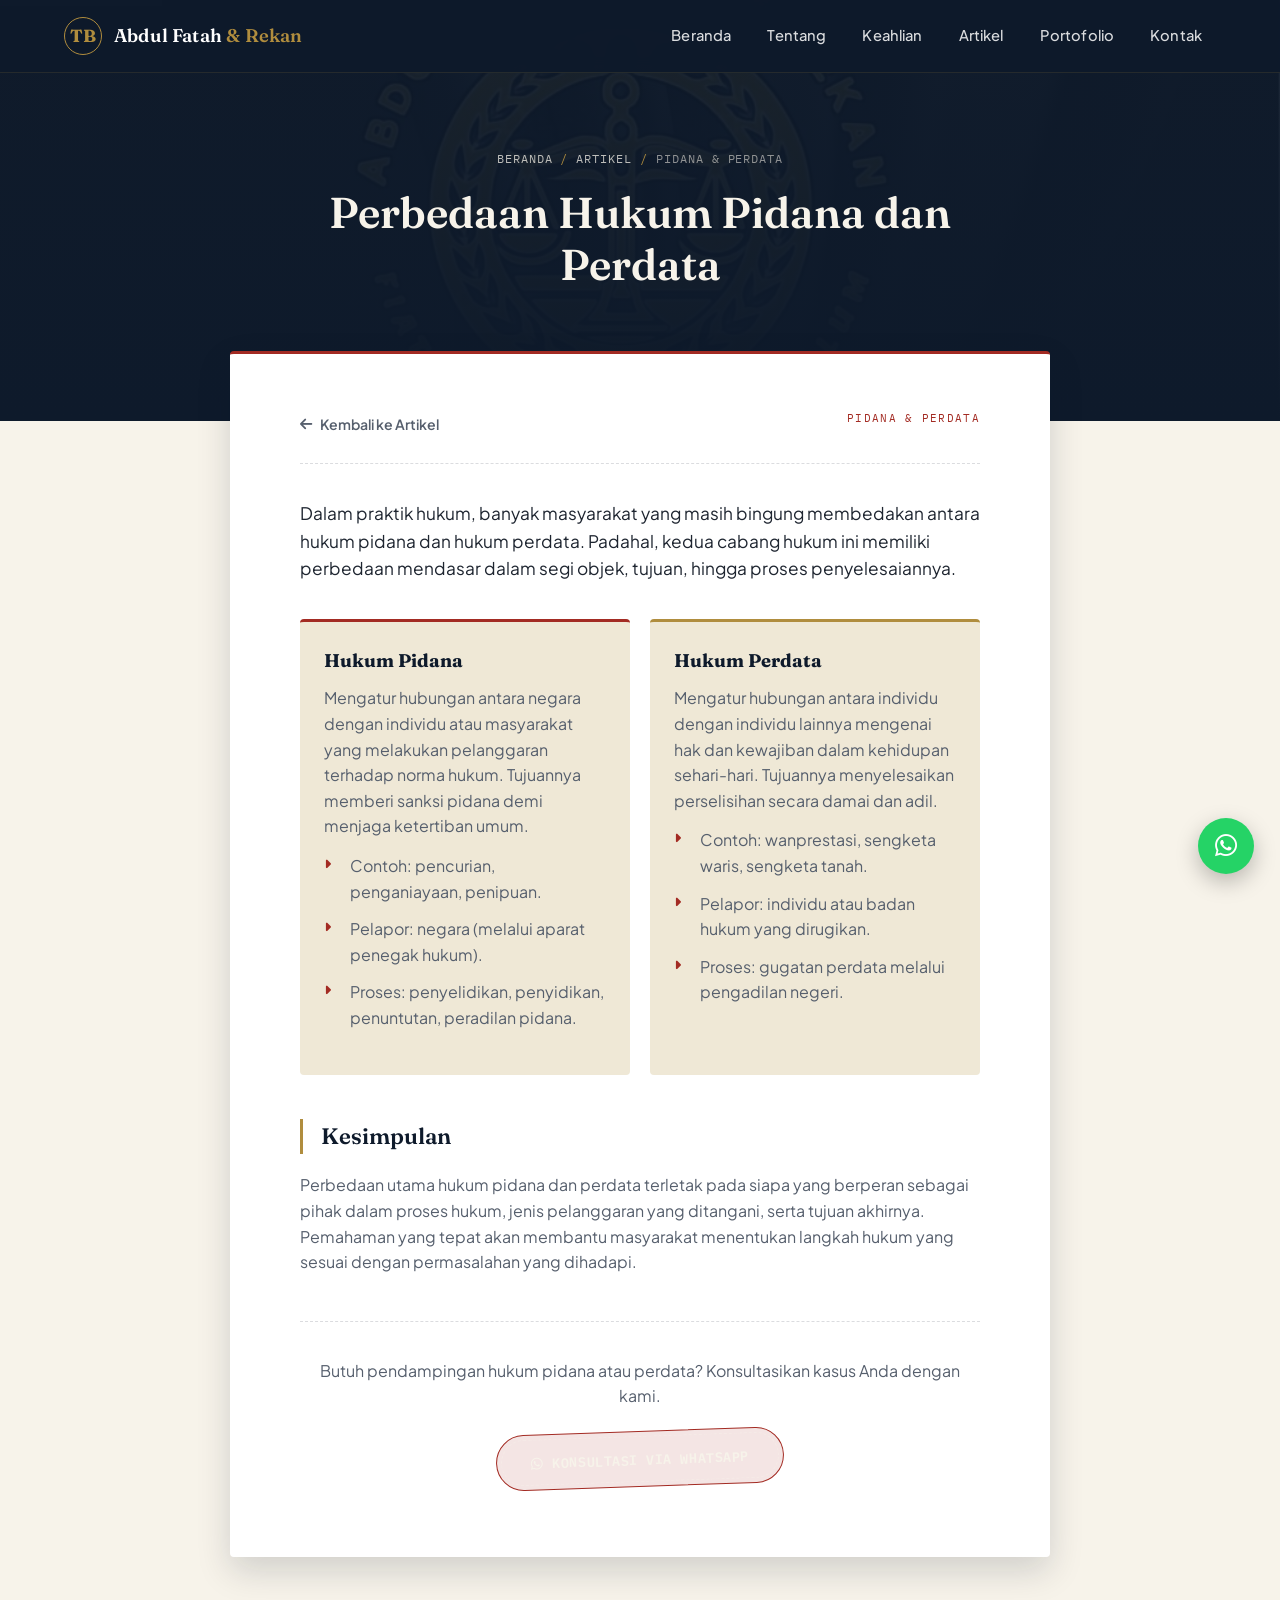
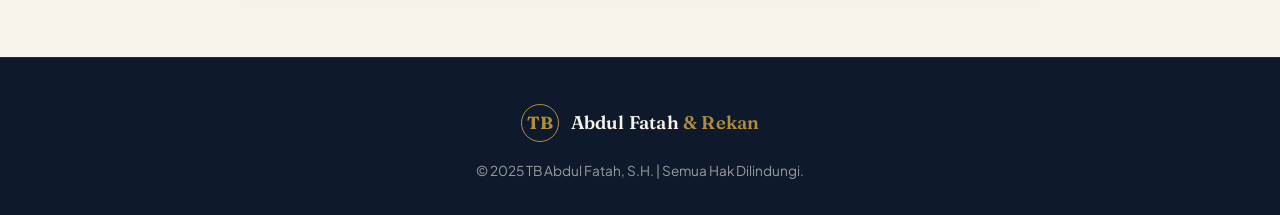
<file: artikel-pidana.html>
<!doctype html>
<html lang="id">
  <head>
    <meta charset="UTF-8" />
    <meta name="viewport" content="width=device-width, initial-scale=1.0" />
    <title>Perbedaan Hukum Pidana dan Perdata | TB Abdul Fatah, S.H.</title>
    <meta
      name="description"
      content="Penjelasan ringkas mengenai perbedaan mendasar antara hukum pidana dan hukum perdata di Indonesia."
    />

    <link rel="preconnect" href="https://fonts.googleapis.com" />
    <link rel="preconnect" href="https://fonts.gstatic.com" crossorigin />
    <link
      href="https://fonts.googleapis.com/css2?family=Fraunces:opsz,wght@9..144,500;9..144,600;9..144,700;9..144,900&family=Plus+Jakarta+Sans:wght@400;500;600;700&family=IBM+Plex+Mono:wght@400;500;600&display=swap"
      rel="stylesheet"
    />
    <link href="https://unpkg.com/aos@2.3.1/dist/aos.css" rel="stylesheet" />
    <link
      rel="stylesheet"
      href="https://cdnjs.cloudflare.com/ajax/libs/font-awesome/6.0.0-beta3/css/all.min.css"
    />
    <link rel="stylesheet" href="css/style.css" />
  </head>
  <body>
    <a href="#main-content" class="skip-link">Lewati ke Konten</a>
    <div class="scroll-rail" aria-hidden="true">
      <div class="scroll-rail-fill" id="scrollFill"></div>
    </div>

    <nav id="mainNav">
      <a href="index.html" class="logo">
        <span class="logo-mark">TB</span>
        <span class="logo-text">Abdul Fatah <em>&amp; Rekan</em></span>
      </a>
      <div
        class="menu-toggle"
        id="mobile-menu"
        aria-label="Buka menu"
        role="button"
        tabindex="0"
      >
        <span></span><span></span><span></span>
      </div>
      <ul id="nav-menu">
        <li><a href="index.html#home">Beranda</a></li>
        <li><a href="index.html#about">Tentang</a></li>
        <li><a href="index.html#services">Keahlian</a></li>
        <li><a href="index.html#articles">Artikel</a></li>
        <li><a href="index.html#portfolio">Portofolio</a></li>
        <li><a href="index.html#contact">Kontak</a></li>
      </ul>
    </nav>

    <header class="article-hero">
      <p class="breadcrumb" data-aos="fade-up">
        <a href="index.html">Beranda</a><span class="sep">/</span
        ><a href="index.html#articles">Artikel</a
        ><span class="sep">/</span>Pidana &amp; Perdata
      </p>
      <h1 data-aos="fade-up" data-aos-delay="100">
        Perbedaan Hukum Pidana dan Perdata
      </h1>
    </header>

    <main id="main-content">
      <article class="article-shell" data-aos="fade-up">
        <div class="article-meta">
          <a href="index.html#articles" class="back-link"
            ><i class="fas fa-arrow-left"></i> Kembali ke Artikel</a
          >
          <span class="card-tag">Pidana &amp; Perdata</span>
        </div>

        <div class="article-content">
          <p class="lead-in">
            Dalam praktik hukum, banyak masyarakat yang masih bingung membedakan
            antara hukum pidana dan hukum perdata. Padahal, kedua cabang hukum
            ini memiliki perbedaan mendasar dalam segi objek, tujuan, hingga
            proses penyelesaiannya.
          </p>

          <div class="compare-grid">
            <div class="compare-col pidana">
              <h3>Hukum Pidana</h3>
              <p>
                Mengatur hubungan antara negara dengan individu atau masyarakat
                yang melakukan pelanggaran terhadap norma hukum. Tujuannya
                memberi sanksi pidana demi menjaga ketertiban umum.
              </p>
              <ul>
                <li>Contoh: pencurian, penganiayaan, penipuan.</li>
                <li>Pelapor: negara (melalui aparat penegak hukum).</li>
                <li>
                  Proses: penyelidikan, penyidikan, penuntutan, peradilan
                  pidana.
                </li>
              </ul>
            </div>
            <div class="compare-col">
              <h3>Hukum Perdata</h3>
              <p>
                Mengatur hubungan antara individu dengan individu lainnya
                mengenai hak dan kewajiban dalam kehidupan sehari-hari.
                Tujuannya menyelesaikan perselisihan secara damai dan adil.
              </p>
              <ul>
                <li>Contoh: wanprestasi, sengketa waris, sengketa tanah.</li>
                <li>Pelapor: individu atau badan hukum yang dirugikan.</li>
                <li>Proses: gugatan perdata melalui pengadilan negeri.</li>
              </ul>
            </div>
          </div>

          <h2>Kesimpulan</h2>
          <p>
            Perbedaan utama hukum pidana dan perdata terletak pada siapa yang
            berperan sebagai pihak dalam proses hukum, jenis pelanggaran yang
            ditangani, serta tujuan akhirnya. Pemahaman yang tepat akan membantu
            masyarakat menentukan langkah hukum yang sesuai dengan permasalahan
            yang dihadapi.
          </p>

          <div class="article-cta">
            <p>
              Butuh pendampingan hukum pidana atau perdata? Konsultasikan kasus
              Anda dengan kami.
            </p>
            <a href="https://wa.me/6281316411240" class="stamp-cta">
              <span class="stamp-cta-ring"></span>
              <span class="stamp-cta-label"
                ><i class="fab fa-whatsapp"></i> Konsultasi via WhatsApp</span
              >
            </a>
          </div>
        </div>
      </article>
    </main>

    <footer>
      <div class="footer-inner">
        <div class="logo footer-logo">
          <span class="logo-mark">TB</span>
          <span class="logo-text">Abdul Fatah <em>&amp; Rekan</em></span>
        </div>
        <p>&copy; 2025 TB Abdul Fatah, S.H. | Semua Hak Dilindungi.</p>
      </div>
    </footer>

    <a
      href="https://wa.me/6281316411240"
      class="float-wa"
      aria-label="Hubungi via WhatsApp"
    >
      <i class="fab fa-whatsapp"></i>
    </a>
    <button class="back-to-top" id="backToTop" aria-label="Kembali ke atas">
      <i class="fas fa-chevron-up"></i>
    </button>

    <script src="https://unpkg.com/aos@2.3.1/dist/aos.js"></script>
    <script src="script/script.js"></script>
  </body>
</html>
</file>
<file: css/style.css>
/* ==========================================================================
   TOKENS
   ========================================================================== */
:root {
  --navy-900: #0e1a2b;
  --navy-800: #16273d;
  --navy-700: #1f3350;
  --paper: #f7f3ea;
  --paper-dim: #efe8d6;
  --stamp-red: #a32b23;
  --stamp-red-dark: #7e1f19;
  --gold: #b08d3e;
  --gold-soft: #d9c68f;
  --ink: #1e2530;
  --ink-soft: #565f6d;
  --white: #ffffff;

  --font-display: "Fraunces", serif;
  --font-body: "Plus Jakarta Sans", sans-serif;
  --font-mono: "IBM Plex Mono", monospace;

  --shadow-sm: 0 4px 14px rgba(14, 26, 43, 0.08);
  --shadow-md: 0 14px 34px rgba(14, 26, 43, 0.16);
  --radius: 4px;
}

* {
  box-sizing: border-box;
  margin: 0;
  padding: 0;
}

html {
  scroll-behavior: smooth;
}

body {
  font-family: var(--font-body);
  color: var(--ink);
  background: var(--paper);
  line-height: 1.6;
  -webkit-font-smoothing: antialiased;
}

img {
  max-width: 100%;
  display: block;
}

a {
  color: inherit;
}

::selection {
  background: var(--stamp-red);
  color: var(--white);
}

/* ==========================================================================
   SCROLL PROGRESS RAIL
   ========================================================================== */
.scroll-rail {
  position: fixed;
  top: 0;
  left: 0;
  width: 100%;
  height: 3px;
  z-index: 1100;
  background: transparent;
}
.scroll-rail-fill {
  height: 100%;
  width: 0%;
  background: linear-gradient(90deg, var(--stamp-red), var(--gold));
  transition: width 0.1s linear;
}

/* ==========================================================================
   NAVIGATION
   ========================================================================== */
nav#mainNav {
  position: fixed;
  top: 0;
  width: 100%;
  background: rgba(14, 26, 43, 0.92);
  backdrop-filter: blur(8px);
  color: var(--white);
  display: flex;
  justify-content: space-between;
  align-items: center;
  padding: 16px 5%;
  z-index: 1000;
  transition:
    box-shadow 0.3s ease,
    padding 0.3s ease;
  border-bottom: 1px solid rgba(176, 141, 62, 0.15);
}

nav#mainNav.scrolled {
  padding: 10px 5%;
  box-shadow: 0 10px 30px rgba(0, 0, 0, 0.35);
}

.logo {
  display: flex;
  align-items: center;
  gap: 12px;
  text-decoration: none;
  color: var(--white);
}

.logo-mark {
  font-family: var(--font-display);
  font-weight: 700;
  font-size: 1.1rem;
  width: 38px;
  height: 38px;
  display: flex;
  align-items: center;
  justify-content: center;
  border: 1.5px solid var(--gold);
  border-radius: 50%;
  color: var(--gold);
  flex-shrink: 0;
}

.logo-text {
  font-family: var(--font-display);
  font-weight: 600;
  font-size: 1.15rem;
  letter-spacing: 0.01em;
  white-space: nowrap;
}
.logo-text em {
  color: var(--gold);
  font-style: normal;
}

nav ul {
  display: flex;
  gap: 8px;
  list-style: none;
  align-items: center;
}

nav ul li a {
  position: relative;
  text-decoration: none;
  color: rgba(255, 255, 255, 0.85);
  font-weight: 500;
  font-size: 0.92rem;
  padding: 8px 14px;
  display: inline-block;
  transition: color 0.3s;
  font-family: var(--font-body);
  letter-spacing: 0.01em;
}

nav ul li a::after {
  content: "";
  position: absolute;
  left: 50%;
  bottom: 2px;
  width: 0;
  height: 2px;
  background: var(--gold);
  transition: all 0.3s ease;
  transform: translateX(-50%);
}

nav ul li a:hover,
nav ul li a.active {
  color: var(--white);
}

nav ul li a:hover::after,
nav ul li a.active::after {
  width: 60%;
}

.menu-toggle {
  display: none;
  cursor: pointer;
  width: 26px;
  height: 20px;
  flex-direction: column;
  justify-content: space-between;
}
.menu-toggle span {
  display: block;
  height: 2px;
  width: 100%;
  background: var(--white);
  border-radius: 2px;
  transition: all 0.3s ease;
}
.menu-toggle.active span:nth-child(1) {
  transform: translateY(9px) rotate(45deg);
}
.menu-toggle.active span:nth-child(2) {
  opacity: 0;
}
.menu-toggle.active span:nth-child(3) {
  transform: translateY(-9px) rotate(-45deg);
}

/* ==========================================================================
   HEADER / HERO — "kop surat" letterhead treatment
   ========================================================================== */
header {
  background:
    linear-gradient(
      180deg,
      rgba(14, 26, 43, 0.88) 0%,
      rgba(14, 26, 43, 0.94) 60%,
      var(--navy-900) 100%
    ),
    url("../img/bgrnd.jpg") center/cover no-repeat;
  color: var(--white);
  min-height: 100vh;
  display: flex;
  flex-direction: column;
  justify-content: center;
  align-items: center;
  text-align: center;
  position: relative;
  padding: 130px 5% 70px;
  overflow: hidden;
}

.letterhead-rule {
  width: min(720px, 80%);
  height: 1px;
  background: linear-gradient(90deg, transparent, var(--gold), transparent);
  margin: 0 auto 40px;
  transform: scaleX(0);
  animation: rule-draw 1.1s 0.3s cubic-bezier(0.65, 0, 0.35, 1) forwards;
}
.letterhead-rule.bottom {
  margin: 40px auto 0;
  animation-delay: 0.6s;
}

@keyframes rule-draw {
  to {
    transform: scaleX(1);
  }
}

.hero-flex {
  display: flex;
  flex-direction: row;
  justify-content: center;
  align-items: center;
  gap: 56px;
  max-width: 1100px;
  margin: 0 auto;
  flex-wrap: wrap;
  text-align: left;
}

.profile-pic {
  position: relative;
  flex-shrink: 0;
}

.profile-pic img {
  width: 320px;
  height: 400px;
  object-fit: cover;
  border-radius: var(--radius);
  border: 1px solid rgba(176, 141, 62, 0.5);
  outline: 6px solid rgba(255, 255, 255, 0.06);
  outline-offset: 6px;
  box-shadow: var(--shadow-md);
}

.seal-badge {
  position: absolute;
  bottom: -22px;
  right: -22px;
  width: 96px;
  height: 96px;
  animation: seal-in 0.8s 1s cubic-bezier(0.34, 1.56, 0.64, 1) both;
}
@keyframes seal-in {
  from {
    opacity: 0;
    transform: rotate(-25deg) scale(0.5);
  }
  to {
    opacity: 1;
    transform: rotate(-8deg) scale(1);
  }
}
.seal-badge svg {
  width: 100%;
  height: 100%;
}
.seal-ring {
  fill: rgba(14, 26, 43, 0.9);
  stroke: var(--stamp-red);
  stroke-width: 2;
}
.seal-ring.inner {
  fill: none;
  stroke-width: 1;
  stroke: var(--gold);
}
.seal-text {
  font-family: var(--font-mono);
  font-size: 8.4px;
  letter-spacing: 1.5px;
  fill: var(--paper);
}
.seal-center {
  font-family: var(--font-display);
  font-weight: 700;
  font-size: 15px;
  fill: var(--gold);
}

.hero-text {
  max-width: 560px;
}

.eyebrow {
  font-family: var(--font-mono);
  font-size: 0.72rem;
  letter-spacing: 0.18em;
  text-transform: uppercase;
  color: var(--gold);
  margin-bottom: 14px;
  display: block;
}
.eyebrow.center {
  text-align: center;
}
.eyebrow.light {
  color: var(--gold);
}

.hero-text h1 {
  font-family: var(--font-display);
  font-weight: 600;
  font-size: clamp(2.2rem, 5vw, 3.4rem);
  line-height: 1.1;
  margin-bottom: 14px;
}
.hero-text h1 .degree {
  color: var(--gold);
  font-style: italic;
}
.hero-text h1 .title-comma {
  color: var(--gold);
}

.hero-role {
  font-family: var(--font-display);
  font-style: italic;
  font-size: 1.3rem;
  color: var(--paper);
  opacity: 0.9;
  margin-bottom: 18px;
}

.hero-desc {
  font-size: 1rem;
  color: rgba(247, 243, 234, 0.75);
  max-width: 460px;
  margin-bottom: 34px;
}

.hero-actions {
  display: flex;
  align-items: center;
  gap: 28px;
  flex-wrap: wrap;
}

.ghost-link {
  font-family: var(--font-body);
  font-weight: 600;
  font-size: 0.92rem;
  text-decoration: none;
  color: var(--paper);
  border-bottom: 1px solid rgba(247, 243, 234, 0.35);
  padding-bottom: 3px;
  transition:
    border-color 0.3s,
    color 0.3s;
}
.ghost-link i {
  margin-left: 6px;
  font-size: 0.8rem;
}
.ghost-link:hover {
  color: var(--gold);
  border-color: var(--gold);
}

/* Stamp-style CTA button — the signature interaction */
.stamp-cta {
  position: relative;
  display: inline-flex;
  align-items: center;
  justify-content: center;
  text-decoration: none;
  font-family: var(--font-mono);
  font-weight: 600;
  font-size: 0.85rem;
  letter-spacing: 0.04em;
  text-transform: uppercase;
  color: var(--paper);
  padding: 16px 34px;
  border: 1.5px solid var(--stamp-red);
  border-radius: 999px;
  transform: rotate(-2deg);
  transition:
    transform 0.15s ease,
    background 0.3s ease,
    box-shadow 0.3s ease;
  background: rgba(163, 43, 35, 0.12);
}
.stamp-cta-ring {
  position: absolute;
  inset: 4px;
  border: 1px dashed rgba(247, 243, 234, 0.4);
  border-radius: 999px;
  pointer-events: none;
}
.stamp-cta:hover {
  background: var(--stamp-red);
  box-shadow: 0 10px 26px rgba(163, 43, 35, 0.4);
  transform: rotate(-2deg) translateY(-2px);
}
.stamp-cta:active {
  transform: rotate(-2deg) scale(0.94);
  box-shadow: 0 2px 8px rgba(163, 43, 35, 0.5);
}
.stamp-cta.large {
  padding: 18px 42px;
  font-size: 0.9rem;
}

.scroll-cue {
  position: absolute;
  bottom: 28px;
  left: 50%;
  transform: translateX(-50%);
  background: none;
  border: none;
  color: rgba(247, 243, 234, 0.6);
  font-size: 1.1rem;
  cursor: pointer;
  animation: bob 2.2s ease-in-out infinite;
  z-index: 2;
}
@keyframes bob {
  0%,
  100% {
    transform: translate(-50%, 0);
  }
  50% {
    transform: translate(-50%, 8px);
  }
}

/* ==========================================================================
   SECTIONS
   ========================================================================== */
section {
  padding: 100px 5%;
  max-width: 1200px;
  margin: 0 auto;
}

.section-dark {
  max-width: 100%;
  background: var(--navy-900);
  color: var(--paper);
}
.section-dark > * {
  max-width: 1200px;
  margin-left: auto;
  margin-right: auto;
}

section h2 {
  text-align: center;
  margin-bottom: 20px;
  color: var(--navy-900);
  font-family: var(--font-display);
  font-weight: 600;
  font-size: clamp(1.7rem, 3.4vw, 2.4rem);
}
section h2.light {
  color: var(--paper);
}

.lead {
  text-align: center;
  max-width: 760px;
  margin: 0 auto 60px;
  color: var(--ink-soft);
  font-size: 1.05rem;
}

/* ==========================================================================
   CARDS
   ========================================================================== */
.cards {
  display: grid;
  grid-template-columns: repeat(auto-fit, minmax(280px, 1fr));
  gap: 26px;
  margin-top: 46px;
}

.card {
  position: relative;
  background: var(--white);
  border: 1px solid rgba(14, 26, 43, 0.06);
  border-radius: var(--radius);
  padding: 32px 28px;
  box-shadow: var(--shadow-sm);
  transition:
    transform 0.35s cubic-bezier(0.22, 1, 0.36, 1),
    box-shadow 0.35s ease,
    border-color 0.35s ease;
  text-align: left;
}
.card::before {
  content: "";
  position: absolute;
  top: 0;
  left: 0;
  width: 100%;
  height: 3px;
  background: linear-gradient(90deg, var(--stamp-red), var(--gold));
  transform: scaleX(0);
  transform-origin: left;
  transition: transform 0.4s ease;
}
.card:hover {
  transform: translateY(-6px);
  box-shadow: var(--shadow-md);
  border-color: rgba(176, 141, 62, 0.35);
}
.card:hover::before {
  transform: scaleX(1);
}

.card-tag {
  font-family: var(--font-mono);
  font-size: 0.68rem;
  letter-spacing: 0.12em;
  text-transform: uppercase;
  color: var(--stamp-red);
  margin-bottom: 12px;
}

.card-icon {
  font-size: 1.7rem;
  color: var(--gold);
  margin-bottom: 16px;
}

.card h3 {
  font-family: var(--font-display);
  font-weight: 600;
  color: var(--navy-900);
  font-size: 1.2rem;
  margin-bottom: 8px;
}

.card p {
  color: var(--ink-soft);
  font-size: 0.94rem;
}

.dark-card {
  background: var(--navy-800);
  border-color: rgba(176, 141, 62, 0.15);
}
.dark-card h3 {
  color: var(--paper);
}
.dark-card p {
  color: rgba(247, 243, 234, 0.65);
}
.dark-card:hover {
  border-color: var(--gold);
}

.services-grid {
  margin-top: 46px;
}

/* Article cards as links */
.article-card {
  text-decoration: none;
  color: inherit;
  display: flex;
  flex-direction: column;
}
.article-card p {
  flex-grow: 1;
  margin-bottom: 18px;
}
.read-more {
  font-family: var(--font-mono);
  font-size: 0.78rem;
  letter-spacing: 0.04em;
  text-transform: uppercase;
  color: var(--stamp-red);
  font-weight: 600;
  display: inline-flex;
  align-items: center;
  gap: 8px;
  transition: gap 0.3s ease;
}
.article-card:hover .read-more {
  gap: 13px;
}

/* ==========================================================================
   CONTACT / CTA
   ========================================================================== */
.cta-container {
  position: relative;
  background: var(--white);
  border-radius: var(--radius);
  padding: 60px 50px;
  box-shadow: var(--shadow-md);
  text-align: center;
  max-width: 760px;
  margin: 0 auto;
  border-top: 3px solid var(--stamp-red);
  overflow: hidden;
}

.cta-corner-stamp {
  position: absolute;
  top: -30px;
  right: -30px;
  width: 130px;
  height: 130px;
  display: flex;
  align-items: flex-end;
  justify-content: flex-start;
  padding: 20px;
  color: rgba(163, 43, 35, 0.06);
  font-size: 5.5rem;
  transform: rotate(-15deg);
  pointer-events: none;
}

.cta-container h2 {
  color: var(--navy-900);
  font-size: 1.7rem;
  margin-bottom: 4px;
}

.cta-container h3 {
  font-family: var(--font-display);
  font-style: italic;
  color: var(--stamp-red);
  font-weight: 600;
  font-size: 1.5rem;
  margin-bottom: 30px;
}

.cta-content p {
  color: var(--ink-soft);
  margin-bottom: 30px;
  line-height: 1.75;
}

.cta-divider {
  height: 1px;
  background: linear-gradient(
    90deg,
    transparent,
    rgba(176, 141, 62, 0.5),
    transparent
  );
  margin: 32px auto;
  width: 140px;
}

.values h4 {
  font-family: var(--font-mono);
  font-size: 0.78rem;
  letter-spacing: 0.1em;
  text-transform: uppercase;
  color: var(--navy-900);
  margin-bottom: 22px;
}

.value-items {
  display: flex;
  justify-content: center;
  gap: 36px;
  flex-wrap: wrap;
}

.value-item {
  display: flex;
  flex-direction: column;
  align-items: center;
  gap: 10px;
}
.value-item i {
  font-size: 1.6rem;
  color: var(--gold);
}
.value-item span {
  color: var(--ink-soft);
  font-size: 0.85rem;
  font-weight: 500;
}

/* Social follow — TikTok */
.social-follow h4 {
  font-family: var(--font-mono);
  font-size: 0.78rem;
  letter-spacing: 0.1em;
  text-transform: uppercase;
  color: var(--navy-900);
  margin-bottom: 22px;
}

.social-items {
  display: flex;
  justify-content: center;
  gap: 16px;
  flex-wrap: wrap;
}

.social-item {
  display: inline-flex;
  align-items: center;
  gap: 10px;
  text-decoration: none;
  background: var(--paper-dim);
  border: 1px solid rgba(14, 26, 43, 0.08);
  padding: 10px 20px 10px 12px;
  border-radius: 999px;
  transition: all 0.3s ease;
}

.social-item:hover {
  background: var(--navy-900);
  border-color: var(--navy-900);
  transform: translateY(-2px);
  box-shadow: var(--shadow-sm);
}

.social-icon {
  width: 32px;
  height: 32px;
  border-radius: 50%;
  background: var(--navy-900);
  color: var(--gold);
  display: flex;
  align-items: center;
  justify-content: center;
  font-size: 1rem;
  flex-shrink: 0;
  transition: background 0.3s ease;
}
.social-item:hover .social-icon {
  background: var(--stamp-red);
  color: var(--paper);
}

.social-handle {
  font-family: var(--font-mono);
  font-size: 0.85rem;
  font-weight: 500;
  color: var(--ink);
  transition: color 0.3s ease;
}
.social-item:hover .social-handle {
  color: var(--paper);
}

/* ==========================================================================
   FOOTER
   ========================================================================== */
footer {
  background: var(--navy-900);
  color: rgba(247, 243, 234, 0.6);
  padding: 46px 5% 34px;
  margin-top: 40px;
  border-top: 1px solid rgba(176, 141, 62, 0.15);
}
.footer-inner {
  max-width: 1200px;
  margin: 0 auto;
  display: flex;
  flex-direction: column;
  align-items: center;
  gap: 18px;
  text-align: center;
}
.footer-logo {
  color: var(--paper);
}
footer p {
  font-size: 0.85rem;
}

/* ==========================================================================
   FLOATING CONTROLS
   ========================================================================== */
.float-wa {
  position: fixed;
  bottom: 26px;
  right: 26px;
  width: 56px;
  height: 56px;
  background: #25d366;
  color: var(--white);
  border-radius: 50%;
  display: flex;
  align-items: center;
  justify-content: center;
  font-size: 1.6rem;
  box-shadow: 0 8px 22px rgba(0, 0, 0, 0.25);
  z-index: 900;
  text-decoration: none;
  animation: pulse-wa 2.6s infinite;
}
@keyframes pulse-wa {
  0% {
    box-shadow:
      0 8px 22px rgba(0, 0, 0, 0.25),
      0 0 0 0 rgba(37, 211, 102, 0.5);
  }
  70% {
    box-shadow:
      0 8px 22px rgba(0, 0, 0, 0.25),
      0 0 0 14px rgba(37, 211, 102, 0);
  }
  100% {
    box-shadow:
      0 8px 22px rgba(0, 0, 0, 0.25),
      0 0 0 0 rgba(37, 211, 102, 0);
  }
}

.back-to-top {
  position: fixed;
  bottom: 26px;
  right: 92px;
  width: 44px;
  height: 44px;
  border-radius: 50%;
  border: 1px solid rgba(14, 26, 43, 0.15);
  background: var(--white);
  color: var(--navy-900);
  cursor: pointer;
  display: flex;
  align-items: center;
  justify-content: center;
  opacity: 0;
  visibility: hidden;
  transform: translateY(10px);
  transition: all 0.3s ease;
  z-index: 900;
  box-shadow: var(--shadow-sm);
}
.back-to-top.visible {
  opacity: 1;
  visibility: visible;
  transform: translateY(0);
}
.back-to-top:hover {
  background: var(--navy-900);
  color: var(--gold);
}

/* ==========================================================================
   ACCESSIBILITY
   ========================================================================== */
a:focus-visible,
button:focus-visible {
  outline: 2px solid var(--stamp-red);
  outline-offset: 3px;
}

.skip-link {
  position: absolute;
  top: -40px;
  left: 0;
  background: var(--navy-900);
  color: var(--white);
  padding: 10px 16px;
  z-index: 2000;
  transition: top 0.3s;
}
.skip-link:focus {
  top: 0;
}

@media (prefers-reduced-motion: reduce) {
  *,
  *::before,
  *::after {
    animation-duration: 0.001ms !important;
    animation-iteration-count: 1 !important;
    transition-duration: 0.001ms !important;
    scroll-behavior: auto !important;
  }
}

/* ==========================================================================
   RESPONSIVE
   ========================================================================== */
@media (max-width: 900px) {
  .hero-flex {
    flex-direction: column;
    text-align: center;
  }
  .hero-text {
    text-align: center;
  }
  .hero-desc {
    margin-left: auto;
    margin-right: auto;
  }
  .hero-actions {
    justify-content: center;
  }
  .profile-pic img {
    width: 260px;
    height: 330px;
  }
}

@media (max-width: 768px) {
  nav#mainNav {
    padding: 14px 5%;
  }
  .menu-toggle {
    display: flex;
  }

  #nav-menu {
    position: fixed;
    top: 0;
    right: 0;
    height: 100vh;
    width: min(78vw, 320px);
    background: var(--navy-900);
    flex-direction: column;
    align-items: flex-start;
    justify-content: flex-start;
    gap: 4px;
    padding: 100px 32px;
    transform: translateX(100%);
    transition: transform 0.4s cubic-bezier(0.65, 0, 0.35, 1);
    box-shadow: -12px 0 30px rgba(0, 0, 0, 0.25);
  }
  #nav-menu.active {
    transform: translateX(0);
  }
  #nav-menu li {
    width: 100%;
    border-bottom: 1px solid rgba(176, 141, 62, 0.15);
  }
  #nav-menu li a {
    display: block;
    padding: 16px 4px;
  }

  header {
    padding: 110px 6% 60px;
  }
  section {
    padding: 70px 6%;
  }
  .cta-container {
    padding: 44px 26px;
  }
  .cta-corner-stamp {
    font-size: 4rem;
  }
  .back-to-top {
    right: 84px;
    bottom: 22px;
  }
  .float-wa {
    right: 22px;
    bottom: 22px;
  }
}

@media (max-width: 480px) {
  .hero-text h1 {
    font-size: 2rem;
  }
  .stamp-cta {
    padding: 14px 26px;
    font-size: 0.78rem;
  }
  .seal-badge {
    width: 74px;
    height: 74px;
    bottom: -14px;
    right: -14px;
  }
}

/* ==========================================================================
   ARTICLE PAGES
   ========================================================================== */
.article-hero {
  background:
    linear-gradient(180deg, rgba(14, 26, 43, 0.92) 0%, var(--navy-900) 100%),
    url("../img/bgrnd.jpg") center/cover no-repeat;
  color: var(--paper);
  min-height: 42vh;
  display: flex;
  flex-direction: column;
  justify-content: center;
  align-items: center;
  text-align: center;
  padding: 150px 6% 130px;
  position: relative;
}

.breadcrumb {
  font-family: var(--font-mono);
  font-size: 0.74rem;
  letter-spacing: 0.08em;
  text-transform: uppercase;
  color: rgba(247, 243, 234, 0.55);
  margin-bottom: 18px;
}
.breadcrumb a {
  color: rgba(247, 243, 234, 0.75);
  text-decoration: none;
  transition: color 0.3s;
}
.breadcrumb a:hover {
  color: var(--gold);
}
.breadcrumb .sep {
  margin: 0 8px;
  color: var(--gold);
}

.article-hero h1 {
  font-family: var(--font-display);
  font-weight: 600;
  font-size: clamp(1.8rem, 4.4vw, 2.7rem);
  max-width: 780px;
  line-height: 1.2;
}

/* Card that overlaps the hero bottom, like a document laid over a desk */
.article-shell {
  max-width: 820px;
  margin: -70px auto 100px;
  background: var(--white);
  border-radius: var(--radius);
  box-shadow: var(--shadow-md);
  border-top: 3px solid var(--stamp-red);
  padding: 56px clamp(24px, 6vw, 70px) 70px;
  position: relative;
  z-index: 2;
}

.article-meta {
  display: flex;
  justify-content: space-between;
  align-items: center;
  flex-wrap: wrap;
  gap: 14px;
  margin-bottom: 36px;
  padding-bottom: 24px;
  border-bottom: 1px dashed rgba(14, 26, 43, 0.15);
}

.back-link {
  display: inline-flex;
  align-items: center;
  gap: 8px;
  text-decoration: none;
  color: var(--ink-soft);
  font-weight: 600;
  font-size: 0.88rem;
  transition:
    color 0.3s,
    gap 0.3s;
}
.back-link:hover {
  color: var(--stamp-red);
  gap: 12px;
}

.article-content .lead-in {
  font-size: 1.08rem;
  color: var(--ink);
  margin-bottom: 36px;
}

.article-content h2 {
  font-family: var(--font-display);
  font-weight: 600;
  text-align: left;
  color: var(--navy-900);
  font-size: 1.4rem;
  margin: 44px 0 18px;
  padding-left: 18px;
  border-left: 3px solid var(--gold);
}

.article-content p {
  color: var(--ink-soft);
  margin-bottom: 16px;
  font-size: 1rem;
}

.article-content strong {
  color: var(--ink);
}

.article-content ul {
  list-style: none;
  margin: 0 0 20px;
  padding: 0;
}
.article-content ul li {
  position: relative;
  padding-left: 26px;
  margin-bottom: 12px;
  color: var(--ink-soft);
}
.article-content ul li::before {
  content: "\f0da";
  font-family: "Font Awesome 6 Free";
  font-weight: 900;
  color: var(--stamp-red);
  position: absolute;
  left: 0;
  top: 1px;
  font-size: 0.85rem;
}

/* Pasal-style numbered steps — used only where content is a real sequence */
.article-content ol.step-list {
  list-style: none;
  counter-reset: pasal;
  margin: 0 0 24px;
  padding: 0;
  display: flex;
  flex-direction: column;
  gap: 4px;
}
.article-content ol.step-list li {
  counter-increment: pasal;
  position: relative;
  padding: 14px 0 14px 56px;
  color: var(--ink-soft);
  border-bottom: 1px solid rgba(14, 26, 43, 0.06);
}
.article-content ol.step-list li:last-child {
  border-bottom: none;
}
.article-content ol.step-list li::before {
  content: counter(pasal, decimal-leading-zero);
  position: absolute;
  left: 0;
  top: 12px;
  font-family: var(--font-mono);
  font-size: 0.8rem;
  font-weight: 600;
  color: var(--stamp-red);
  background: var(--paper-dim);
  width: 34px;
  height: 34px;
  border-radius: 50%;
  display: flex;
  align-items: center;
  justify-content: center;
}

.court-types {
  display: grid;
  grid-template-columns: repeat(auto-fit, minmax(220px, 1fr));
  gap: 16px;
  margin-bottom: 28px;
}
.court-type {
  background: var(--paper-dim);
  border-left: 3px solid var(--stamp-red);
  padding: 16px 20px;
  border-radius: var(--radius);
}
.court-type strong {
  display: block;
  color: var(--navy-900);
  margin-bottom: 4px;
}
.court-type span {
  color: var(--ink-soft);
  font-size: 0.92rem;
}

.compare-grid {
  display: grid;
  grid-template-columns: repeat(auto-fit, minmax(260px, 1fr));
  gap: 20px;
  margin: 20px 0 28px;
}
.compare-col {
  background: var(--paper-dim);
  border-radius: var(--radius);
  padding: 24px;
  border-top: 3px solid var(--gold);
}
.compare-col.pidana {
  border-top-color: var(--stamp-red);
}
.compare-col h3 {
  font-family: var(--font-display);
  font-size: 1.15rem;
  color: var(--navy-900);
  margin-bottom: 10px;
}
.compare-col p {
  margin-bottom: 14px;
}
.compare-col ul li {
  color: var(--ink-soft);
}

.article-cta {
  margin-top: 46px;
  padding-top: 36px;
  border-top: 1px dashed rgba(14, 26, 43, 0.15);
  text-align: center;
}
.article-cta p {
  color: var(--ink-soft);
  margin-bottom: 22px;
}

@media (max-width: 768px) {
  .article-hero {
    padding: 130px 6% 110px;
    min-height: 34vh;
  }
  .article-shell {
    margin-top: -50px;
    padding: 40px 22px 50px;
  }
  .article-content ol.step-list li {
    padding-left: 48px;
  }
}

/* ==========================================================================
   PORTFOLIO — preview strip on the homepage
   ========================================================================== */
.portfolio-preview-grid {
  display: grid;
  grid-template-columns: repeat(4, 1fr);
  grid-auto-rows: 150px;
  gap: 14px;
  margin: 46px 0 40px;
}
.portfolio-preview-grid .gallery-item:nth-child(1) {
  grid-column: span 2;
  grid-row: span 2;
}
.portfolio-preview-grid .gallery-item:nth-child(4) {
  grid-column: span 2;
}

.portfolio-preview-foot {
  text-align: center;
}

/* ==========================================================================
   PORTFOLIO — shared gallery item / exhibit tag / lightbox
   ========================================================================== */
.gallery-item {
  position: relative;
  overflow: hidden;
  border-radius: var(--radius);
  cursor: pointer;
  background: var(--paper-dim);
  height: 100%;
  min-height: 150px;
}
.gallery-item img {
  width: 100%;
  height: 100%;
  object-fit: cover;
  display: block;
  transition: transform 0.5s cubic-bezier(0.22, 1, 0.36, 1);
}
.gallery-item:hover img {
  transform: scale(1.08);
}

.exhibit-tag {
  position: absolute;
  top: 10px;
  left: 10px;
  z-index: 2;
  font-family: var(--font-mono);
  font-size: 0.66rem;
  letter-spacing: 0.06em;
  text-transform: uppercase;
  color: var(--paper);
  background: rgba(14, 26, 43, 0.75);
  border: 1px solid rgba(176, 141, 62, 0.5);
  padding: 4px 9px;
  border-radius: 999px;
  backdrop-filter: blur(2px);
}

.gallery-caption {
  position: absolute;
  left: 0;
  right: 0;
  bottom: 0;
  padding: 14px 14px 12px;
  background: linear-gradient(
    0deg,
    rgba(14, 26, 43, 0.88) 0%,
    rgba(14, 26, 43, 0) 100%
  );
  color: var(--paper);
  font-size: 0.82rem;
  font-weight: 500;
  opacity: 0;
  transform: translateY(6px);
  transition: all 0.35s ease;
  z-index: 2;
}
.gallery-item:hover .gallery-caption {
  opacity: 1;
  transform: translateY(0);
}

/* Placeholder state — shown until a real photo file exists at the given path */
.gallery-item.img-missing {
  display: flex;
  flex-direction: column;
  align-items: center;
  justify-content: center;
  gap: 8px;
  border: 1.5px dashed rgba(14, 26, 43, 0.22);
  text-align: center;
  padding: 16px;
}
.gallery-item.img-missing img {
  display: none;
}
.gallery-item.img-missing::before {
  content: "\f03e";
  font-family: "Font Awesome 6 Free";
  font-weight: 900;
  font-size: 1.6rem;
  color: var(--gold);
}
.gallery-item.img-missing .gallery-caption {
  position: static;
  opacity: 1;
  transform: none;
  background: none;
  color: var(--ink-soft);
  padding: 0;
  text-align: center;
}
.gallery-item.img-missing .exhibit-tag {
  position: static;
  background: transparent;
  border-color: var(--gold);
  color: var(--stamp-red);
  margin-bottom: 2px;
}

/* ==========================================================================
   PORTFOLIO — full gallery page
   ========================================================================== */
.filter-tabs {
  display: flex;
  justify-content: center;
  flex-wrap: wrap;
  gap: 10px;
  margin: 40px 0 10px;
}
.filter-tab {
  font-family: var(--font-mono);
  font-size: 0.76rem;
  letter-spacing: 0.05em;
  text-transform: uppercase;
  background: var(--white);
  border: 1px solid rgba(14, 26, 43, 0.15);
  color: var(--ink-soft);
  padding: 10px 20px;
  border-radius: 999px;
  cursor: pointer;
  transition: all 0.3s ease;
}
.filter-tab:hover {
  border-color: var(--gold);
  color: var(--navy-900);
}
.filter-tab.active {
  background: var(--navy-900);
  border-color: var(--navy-900);
  color: var(--paper);
}

.full-gallery-grid {
  display: grid;
  grid-template-columns: repeat(auto-fill, minmax(260px, 1fr));
  grid-auto-rows: 220px;
  gap: 18px;
  margin: 30px 0 20px;
}

.gallery-note {
  max-width: 700px;
  margin: 0 auto 10px;
  text-align: center;
  color: var(--ink-soft);
  font-size: 0.95rem;
}

/* Lightbox */
.lightbox {
  position: fixed;
  inset: 0;
  background: rgba(14, 26, 43, 0.94);
  z-index: 2000;
  display: none;
  align-items: center;
  justify-content: center;
  padding: 40px 5%;
}
.lightbox.active {
  display: flex;
}

.lightbox-inner {
  max-width: 900px;
  width: 100%;
  text-align: center;
}
.lightbox-media {
  position: relative;
  background: var(--navy-800);
  border: 1px solid rgba(176, 141, 62, 0.3);
  border-radius: var(--radius);
  min-height: 260px;
  display: flex;
  align-items: center;
  justify-content: center;
  overflow: hidden;
}
.lightbox-media img {
  max-width: 100%;
  max-height: 70vh;
  display: block;
}
.lightbox-media .lightbox-placeholder {
  padding: 70px 30px;
  color: rgba(247, 243, 234, 0.55);
}
.lightbox-media .lightbox-placeholder i {
  font-size: 2.4rem;
  color: var(--gold);
  display: block;
  margin-bottom: 14px;
}

.lightbox-caption {
  color: var(--paper);
  font-size: 0.95rem;
  margin-top: 20px;
}
.lightbox-caption .exhibit-tag {
  position: static;
  display: inline-block;
  margin-bottom: 10px;
}

.lightbox-close,
.lightbox-prev,
.lightbox-next {
  position: absolute;
  background: rgba(14, 26, 43, 0.6);
  border: 1px solid rgba(176, 141, 62, 0.4);
  color: var(--paper);
  width: 44px;
  height: 44px;
  border-radius: 50%;
  display: flex;
  align-items: center;
  justify-content: center;
  cursor: pointer;
  transition: background 0.3s;
}
.lightbox-close:hover,
.lightbox-prev:hover,
.lightbox-next:hover {
  background: var(--stamp-red);
}
.lightbox-close {
  top: 24px;
  right: 24px;
}
.lightbox-prev {
  top: 50%;
  left: 16px;
  transform: translateY(-50%);
}
.lightbox-next {
  top: 50%;
  right: 16px;
  transform: translateY(-50%);
}

@media (max-width: 768px) {
  .portfolio-preview-grid {
    grid-template-columns: repeat(2, 1fr);
    grid-auto-rows: 130px;
  }
  .portfolio-preview-grid .gallery-item:nth-child(4) {
    grid-column: span 1;
  }
  .full-gallery-grid {
    grid-auto-rows: 180px;
  }
  .lightbox-prev {
    left: 6px;
  }
  .lightbox-next {
    right: 6px;
  }
  .lightbox-close {
    top: 10px;
    right: 10px;
  }
}
</file>
